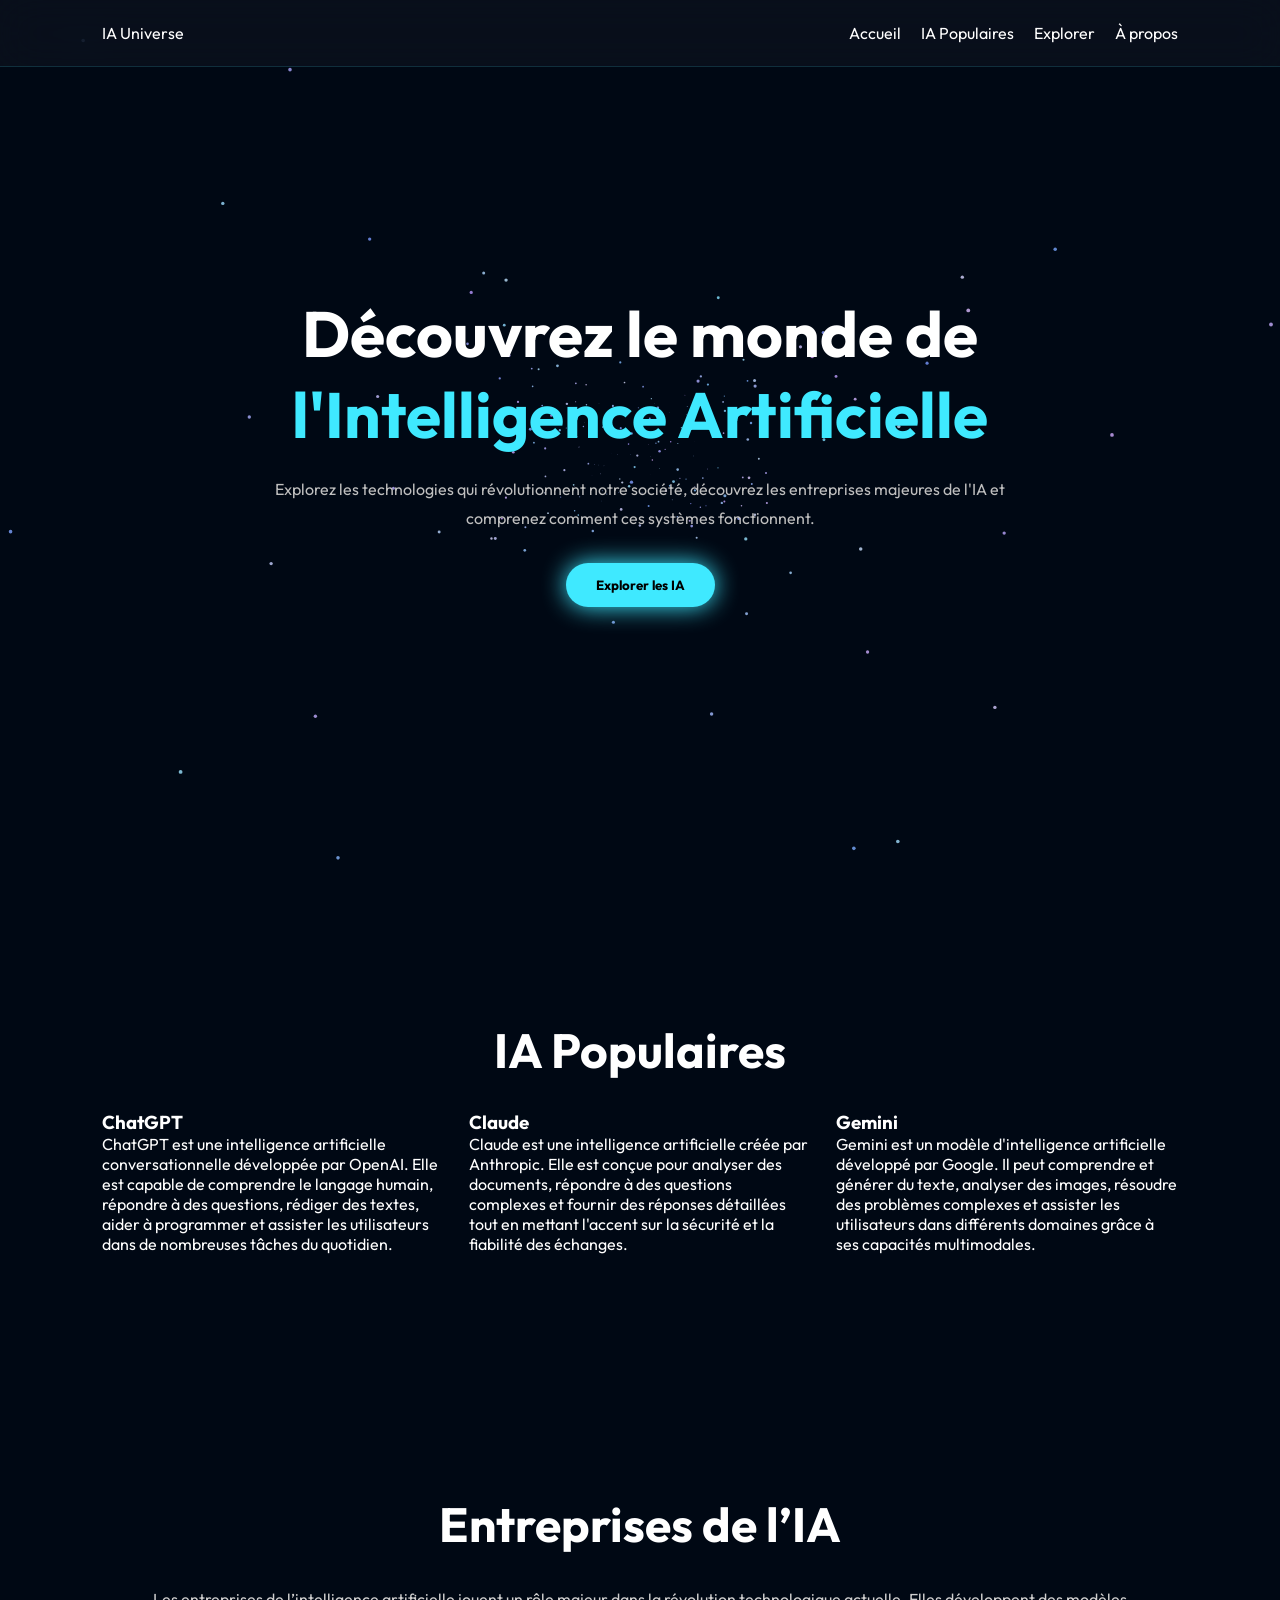
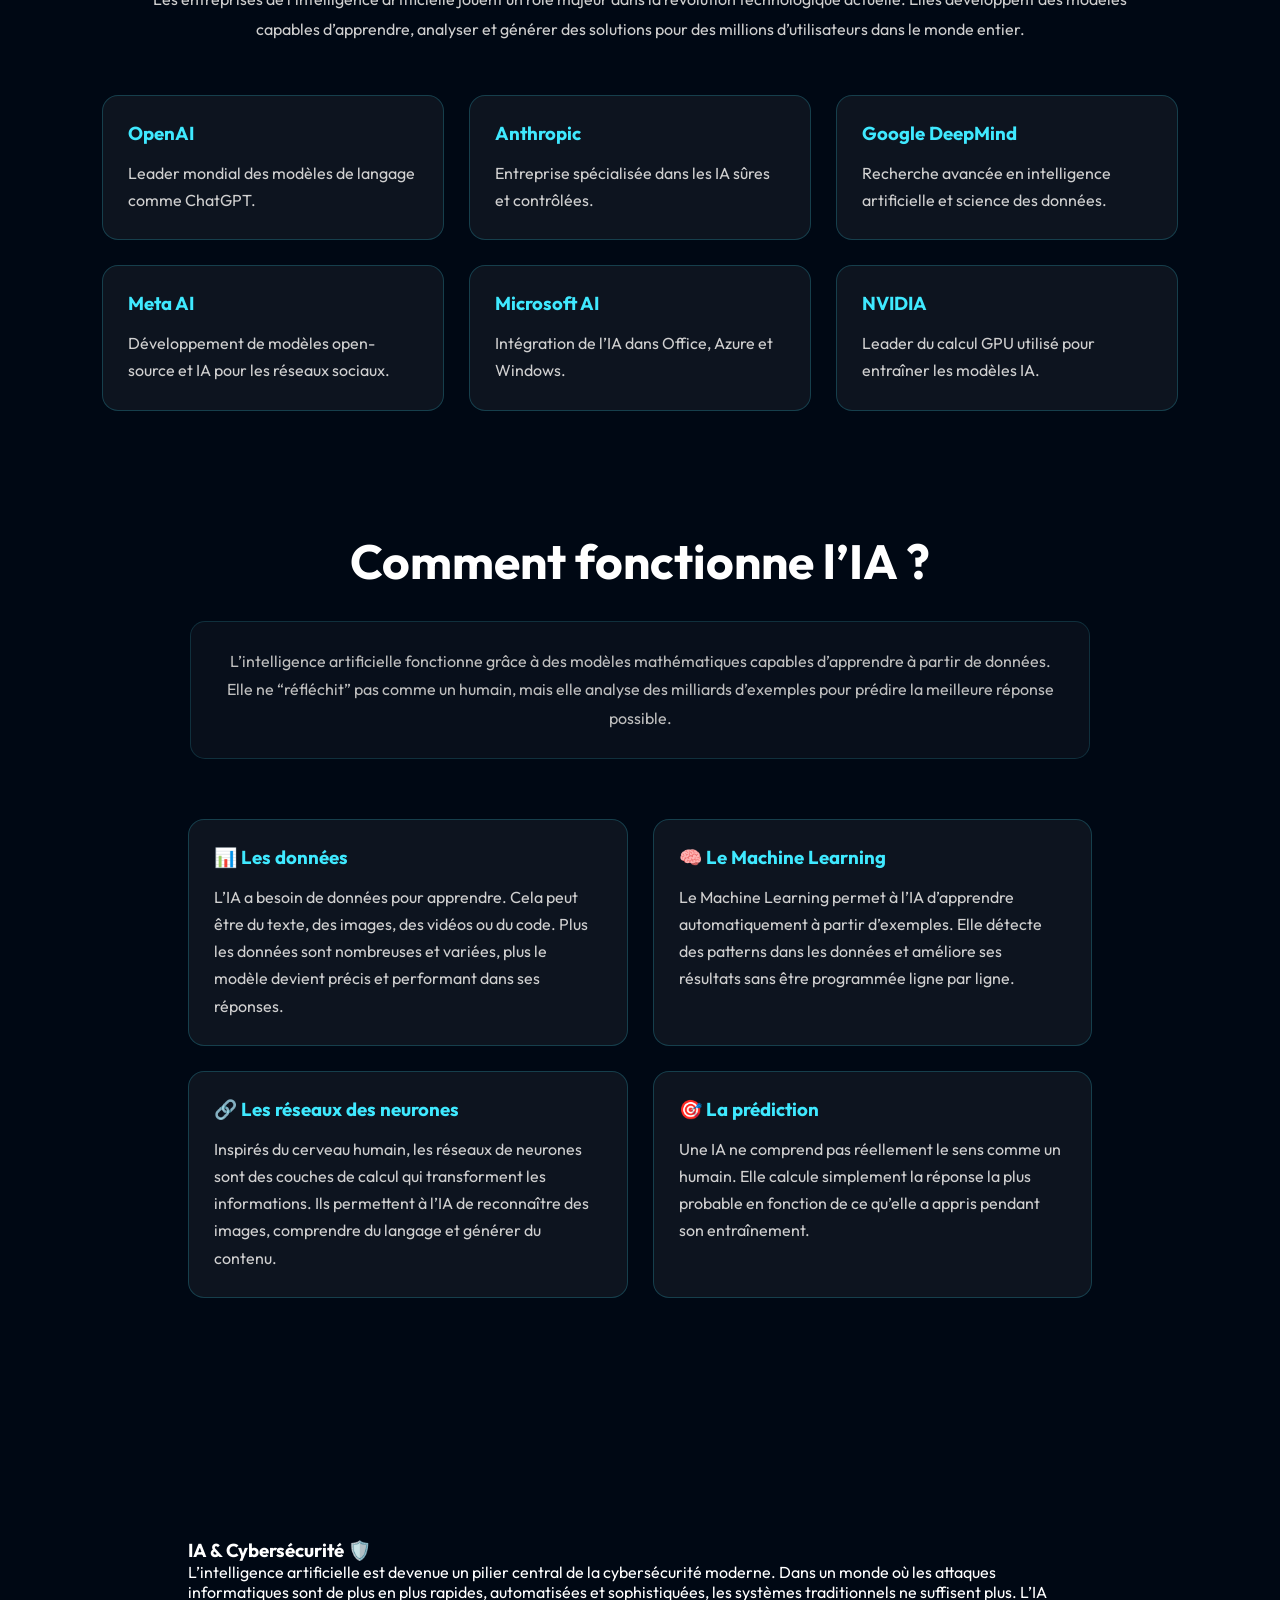
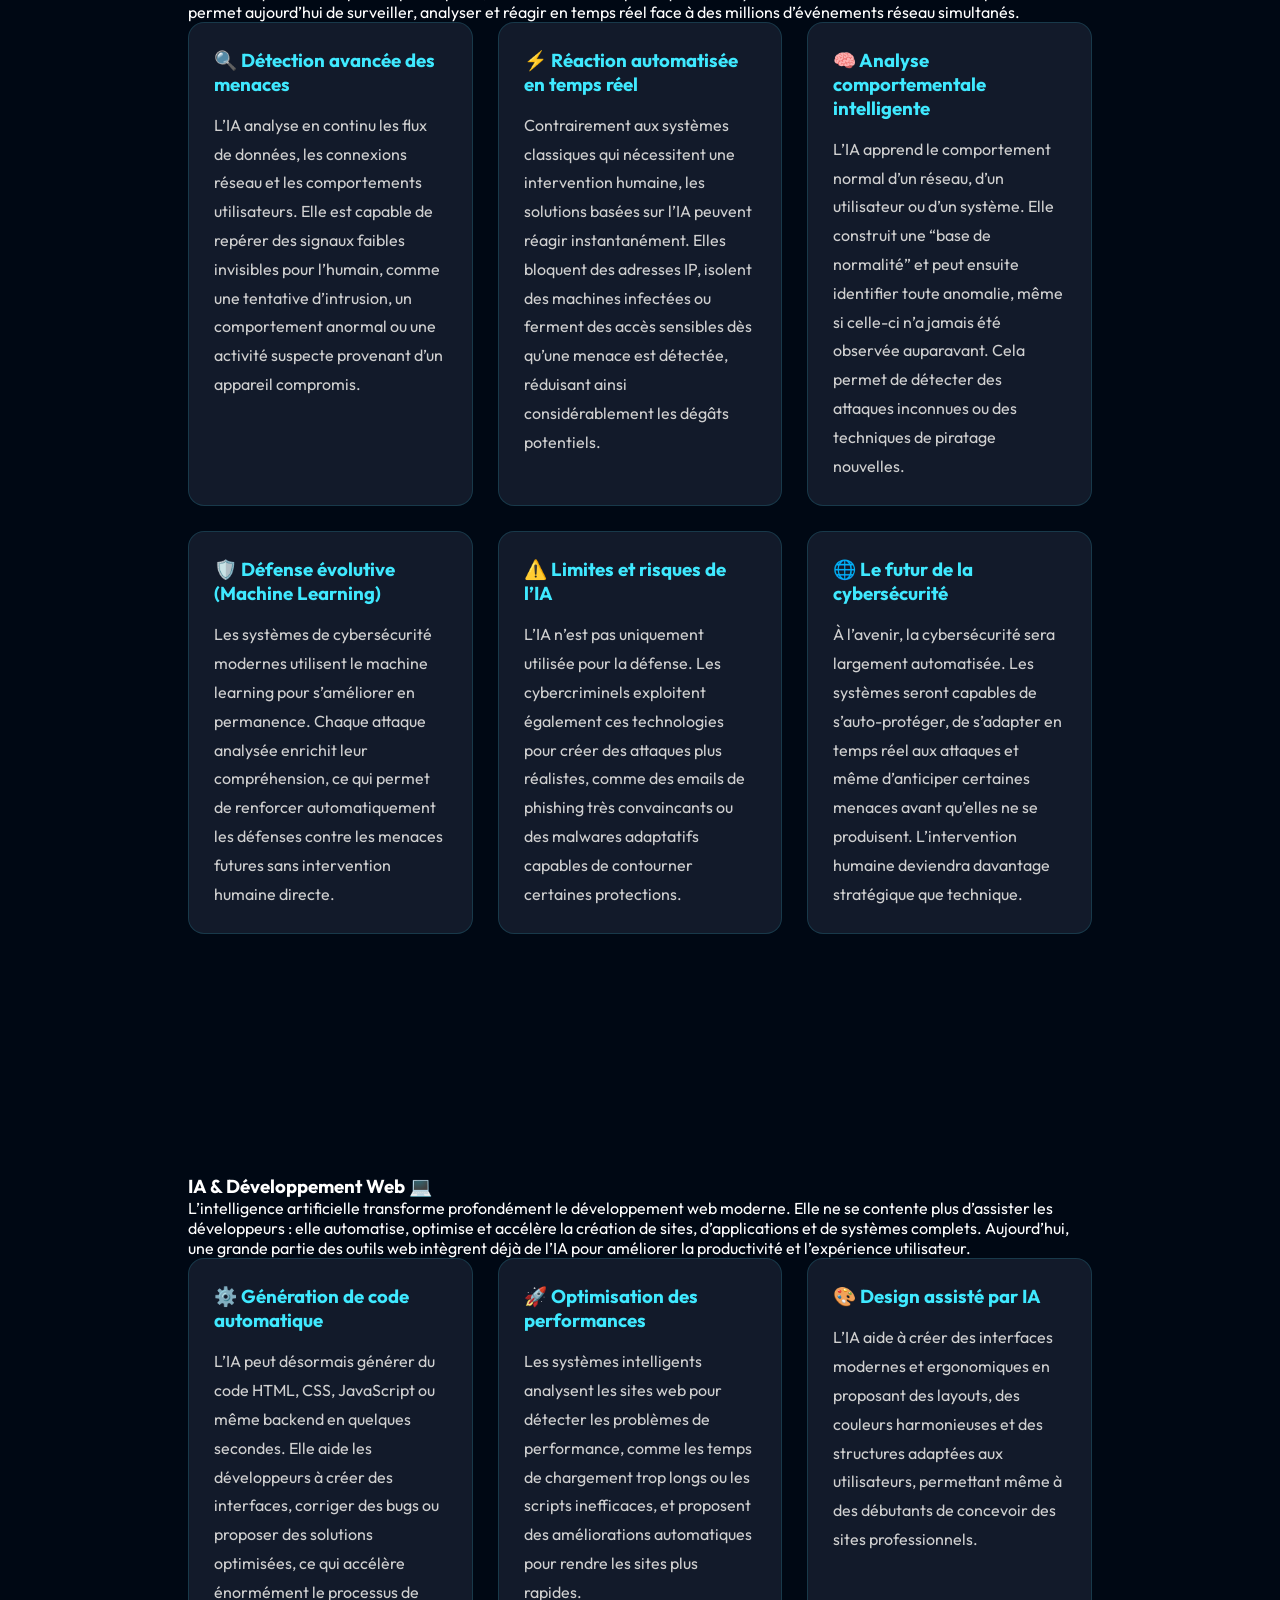
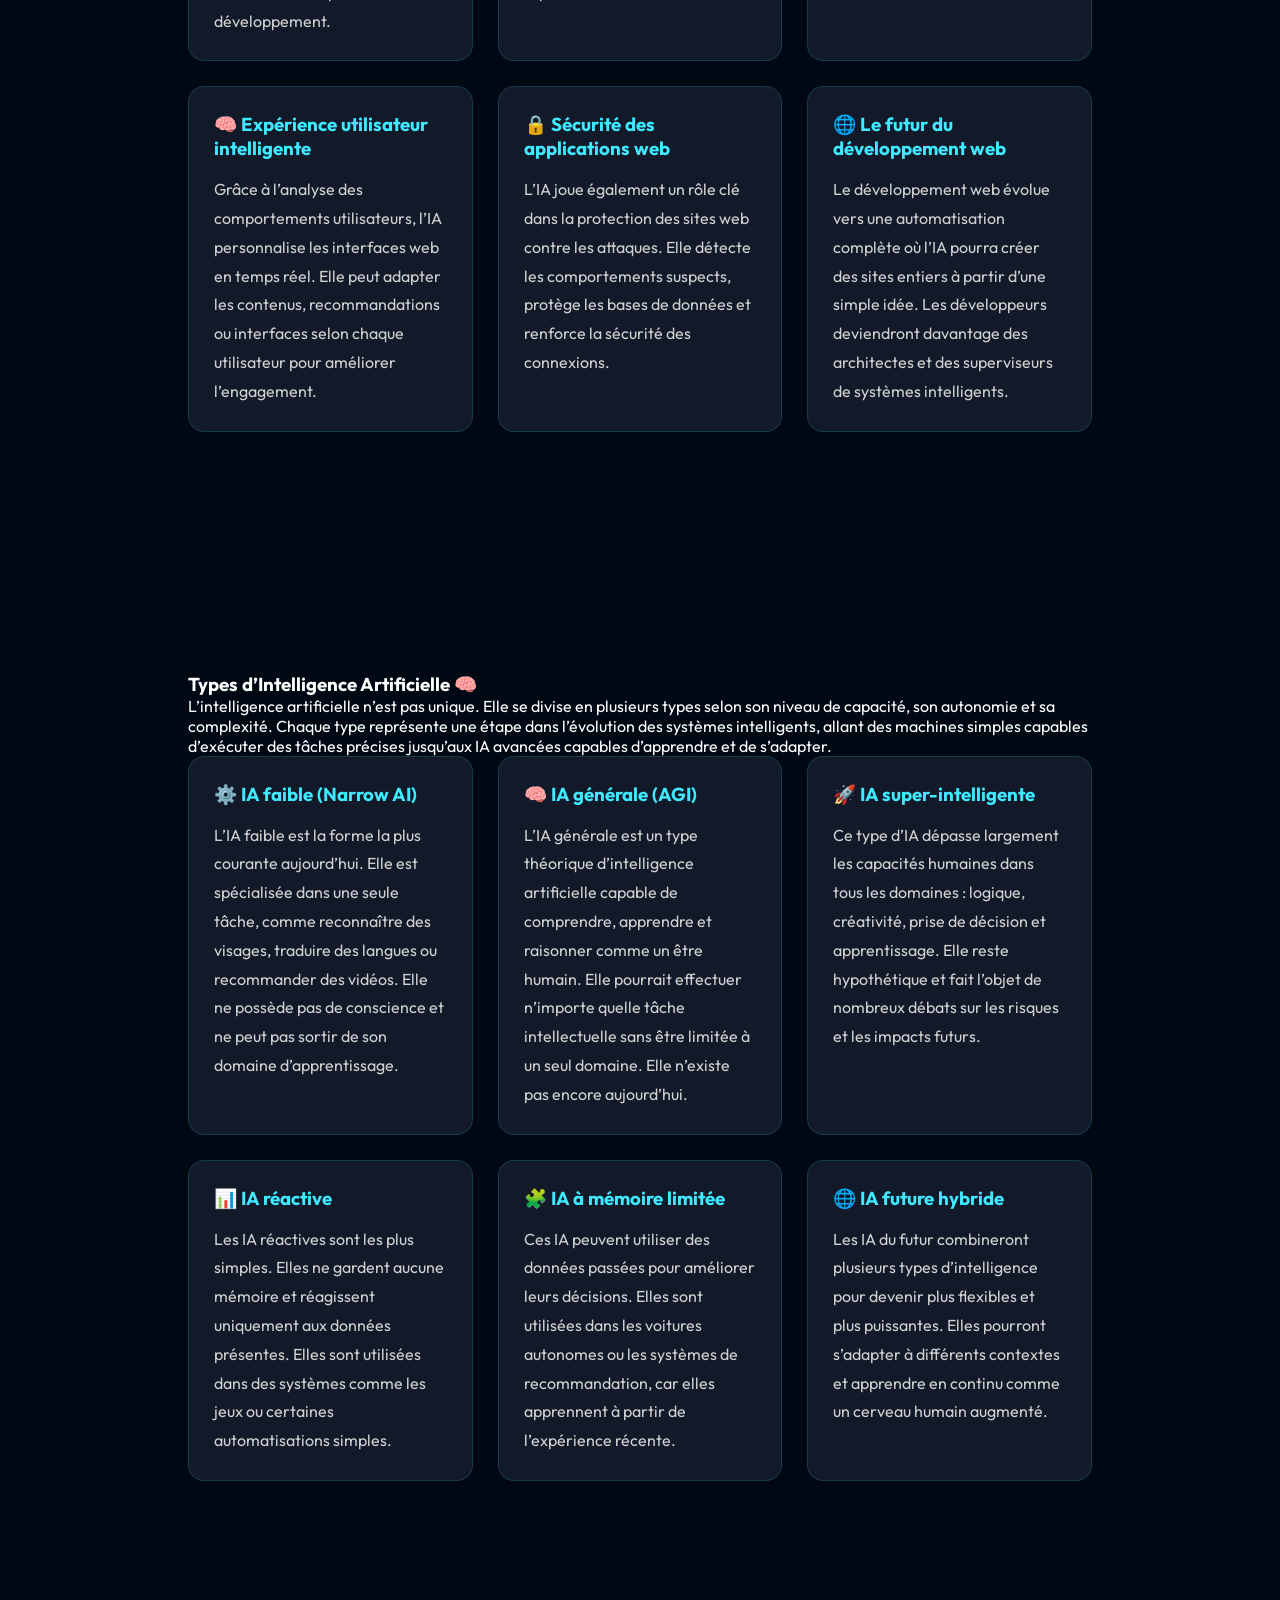
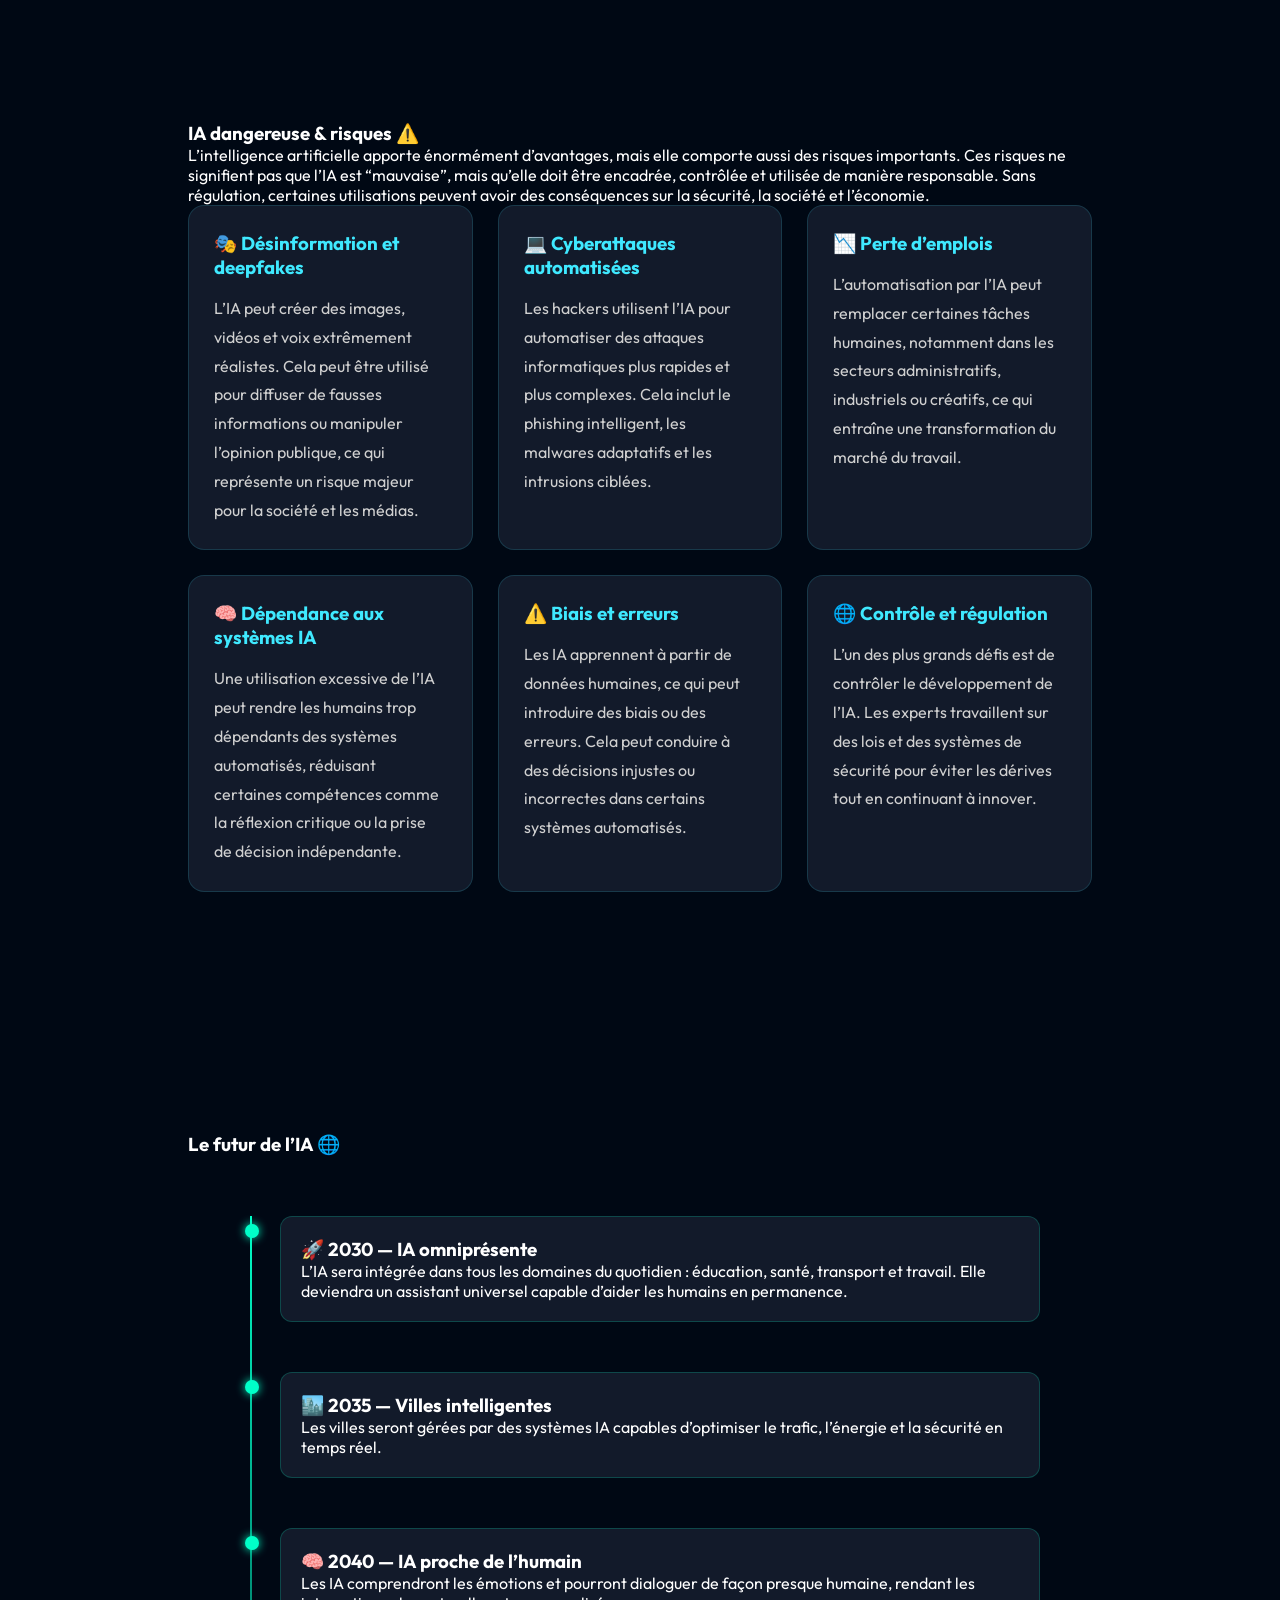
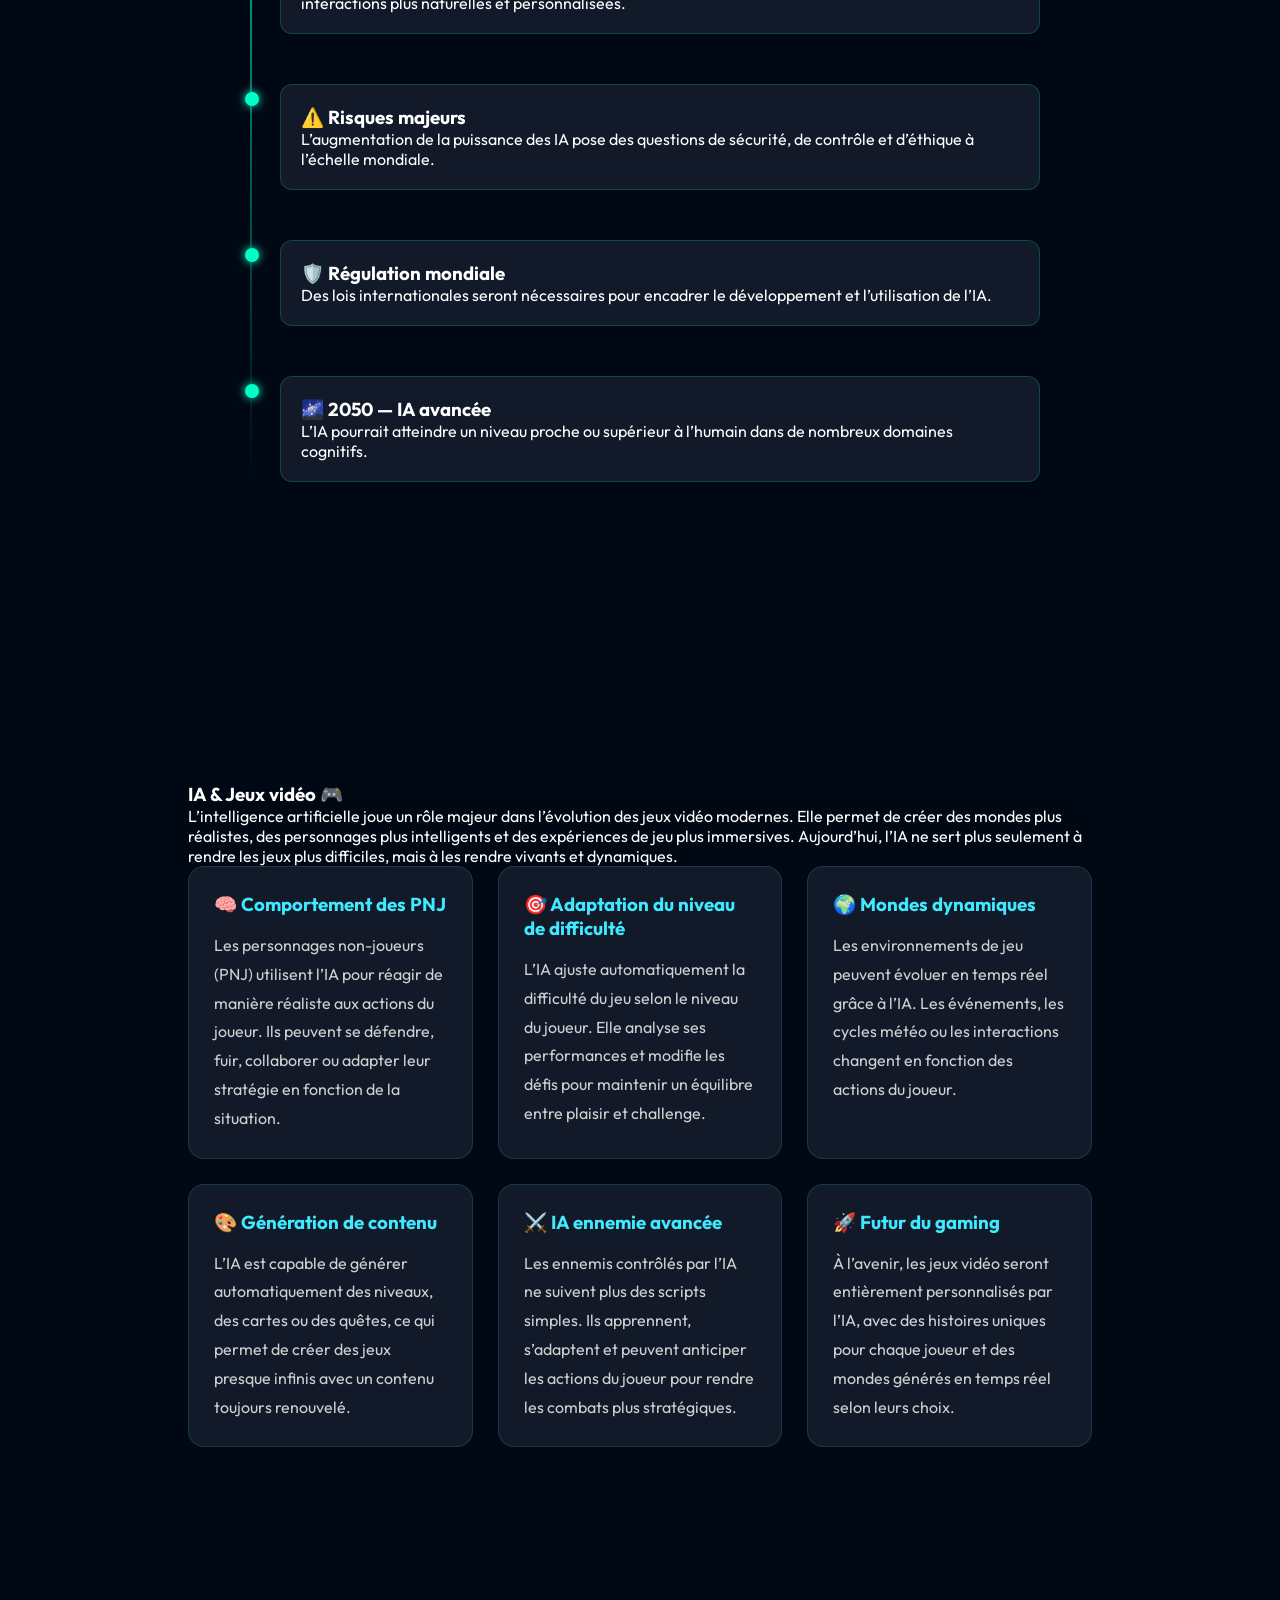
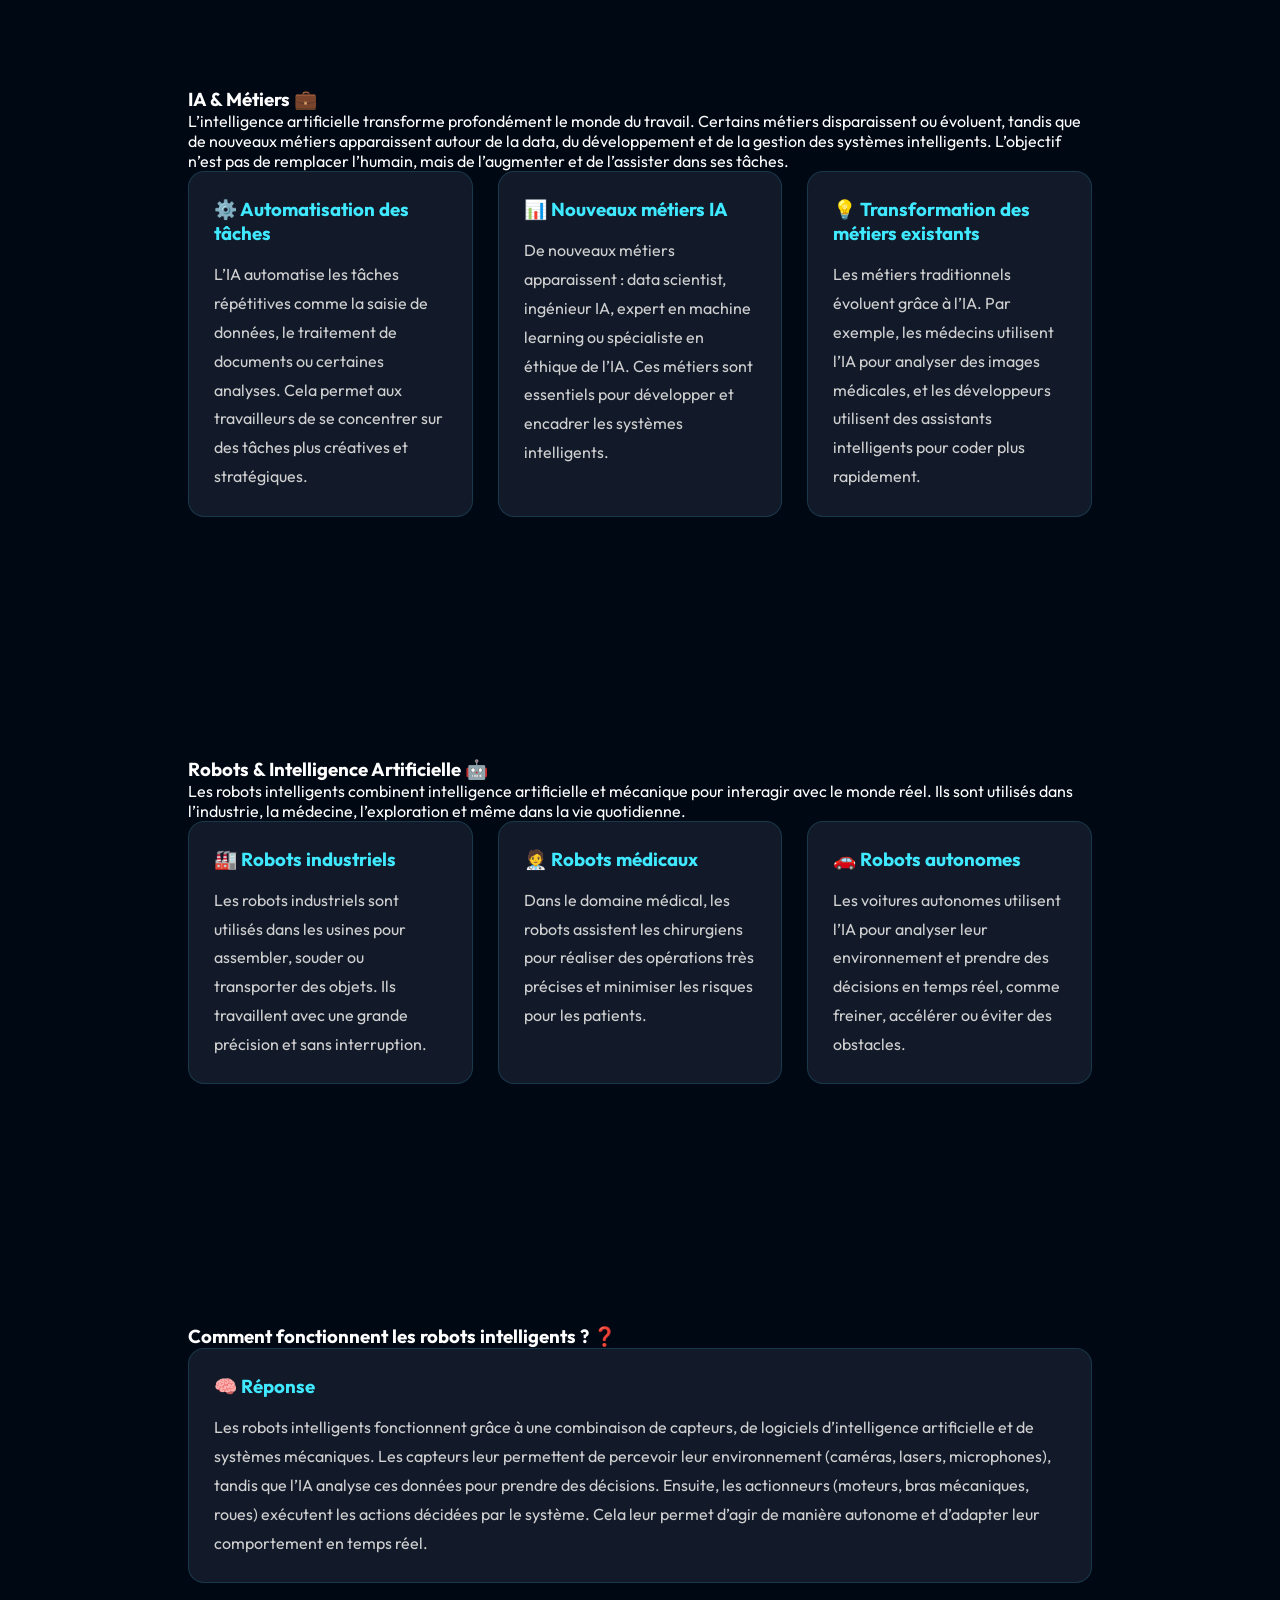
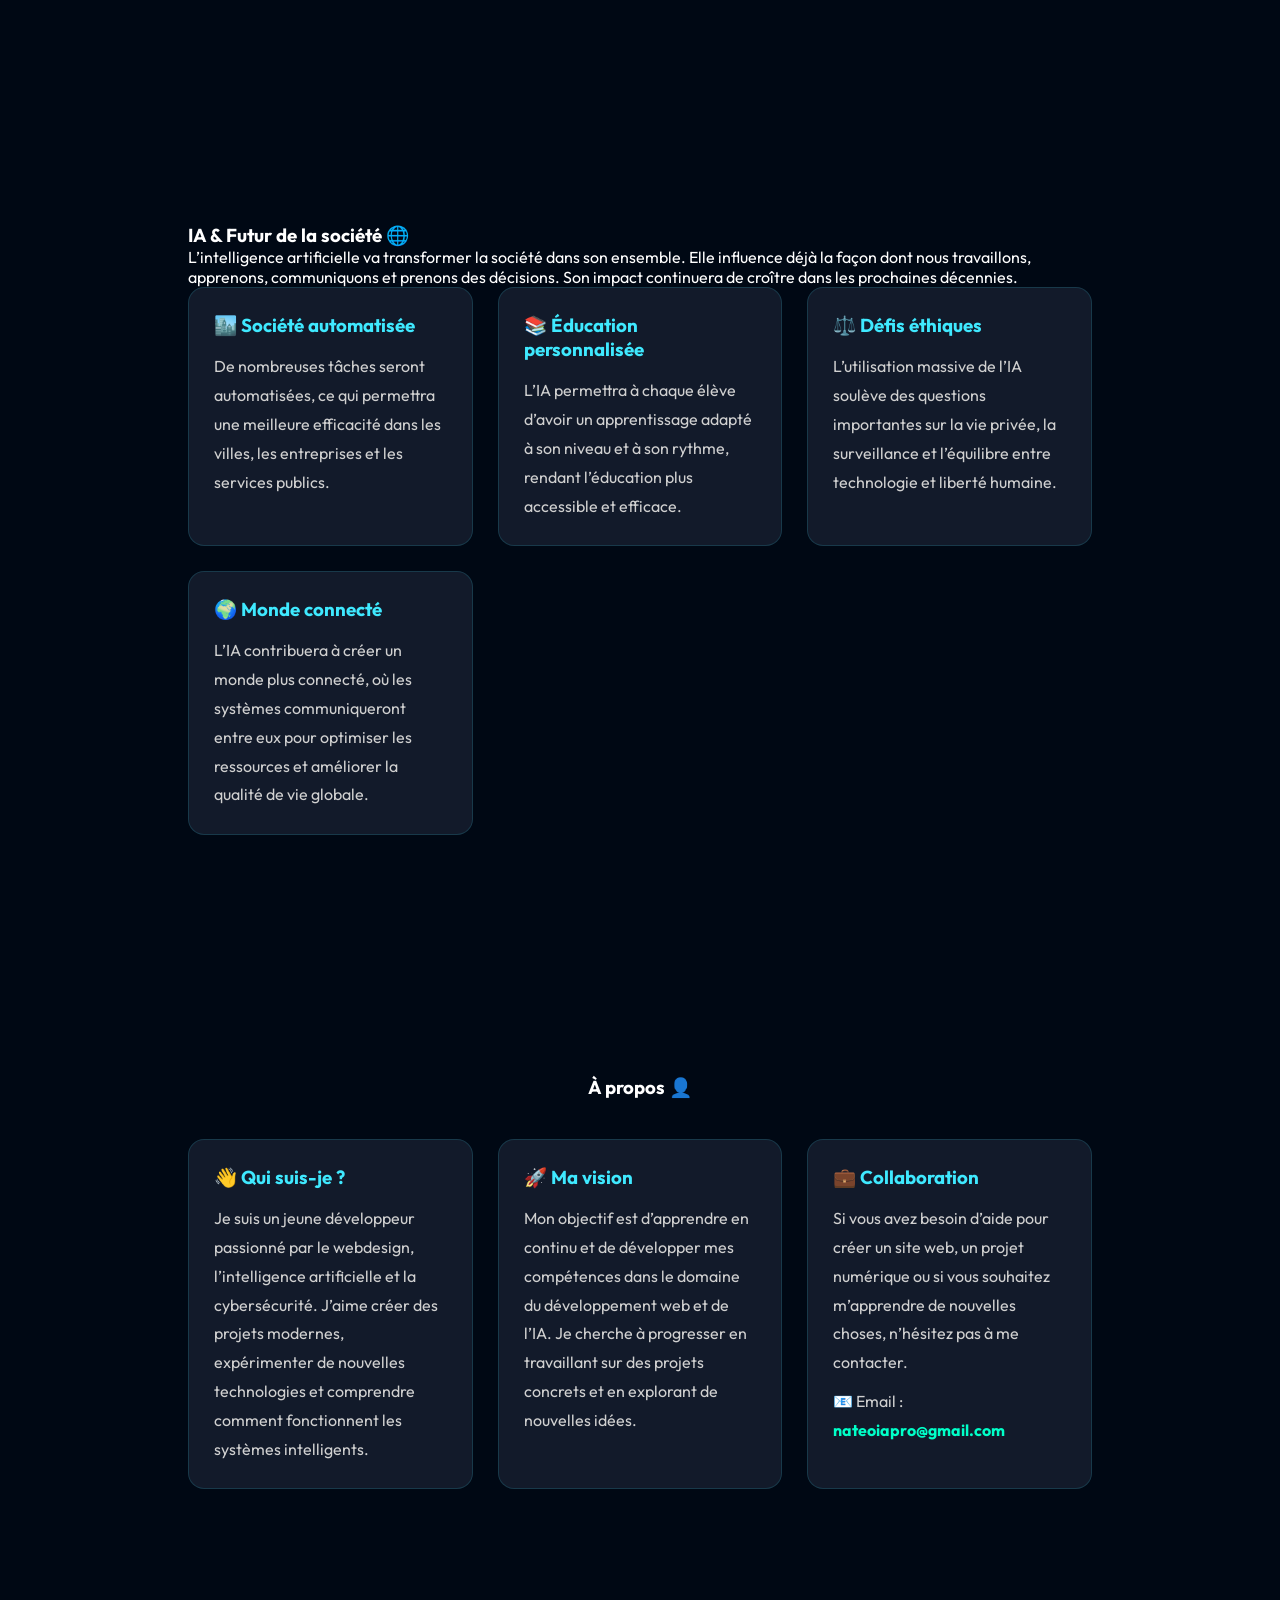
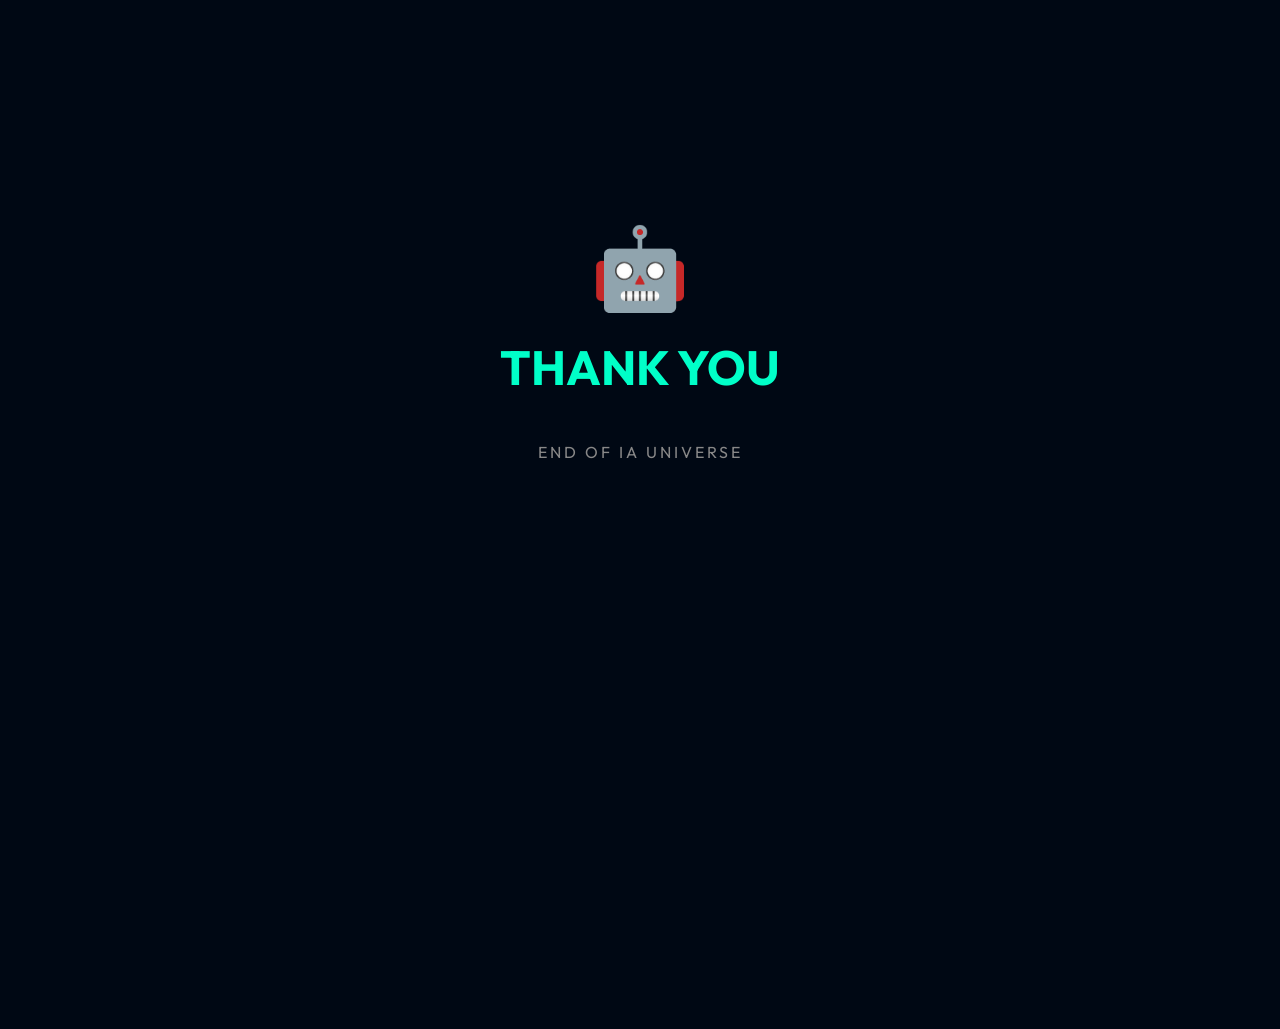
<file: index.html>
<!DOCTYPE html>
<html lang="fr">
<head>
    <meta charset="UTF-8">
    <meta name="viewport" content="width=device-width, initial-scale=1.0">
    <title>IA Universe</title>

    <link href="https://fonts.googleapis.com/css2?family=Outfit:wght@300;400;500;600;700;800&display=swap" rel="stylesheet">
    <link rel="stylesheet" href="style.css">
</head>
<body>

    <!-- Fond étoiles -->
    <canvas id="stars"></canvas>

    <!-- Navbar -->
    <header class="navbar">
        <div class="logo">IA Universe</div>

        <nav>
            <a href="#home">Accueil</a>
            <a href="#popular">IA Populaires</a>
            <a href="#cyber">Explorer</a>
            <a href="#about">À propos</a>
        </nav>
    </header>

    <!-- Accueil -->
    <section class="hero">

        <h1>
            Découvrez le monde de
            <span>l'Intelligence Artificielle</span>
        </h1>

        <p>
            Explorez les technologies qui révolutionnent notre société,
            découvrez les entreprises majeures de l'IA et comprenez
            comment ces systèmes fonctionnent.
        </p>

        <!-- IMPORTANT -->
        <button id="exploreBtn" class="btn-glow">
            Explorer les IA
        </button>

    </section>

    <!-- SECTION CIBLE -->
    <section id="popular">

        <h2>IA Populaires</h2>

        <div class="grid">

            <div class="box">
                <h3>ChatGPT</h3>
                <p>
                    ChatGPT est une intelligence artificielle conversationnelle développée par OpenAI.
        Elle est capable de comprendre le langage humain, répondre à des questions,
        rédiger des textes, aider à programmer et assister les utilisateurs dans de
        nombreuses tâches du quotidien.
                </p>
            </div>

            <div class="box">
                <h3>Claude</h3>
                <p>
                            Claude est une intelligence artificielle créée par Anthropic.
        Elle est conçue pour analyser des documents, répondre à des questions complexes
        et fournir des réponses détaillées tout en mettant l'accent sur la sécurité
        et la fiabilité des échanges.
                </p>
            </div>

            <div class="box">
                <h3>Gemini</h3>
                <p>
                     Gemini est un modèle d'intelligence artificielle développé par Google.
        Il peut comprendre et générer du texte, analyser des images,
        résoudre des problèmes complexes et assister les utilisateurs dans
        différents domaines grâce à ses capacités multimodales.
                </p>
            </div>

        </div>

    </section>

    <script src="script.js"></script>

</body>
</html>

<!-- ENTREPRISES IA -->
<section id="companies">

    <h2>Entreprises de l’IA</h2>

    <p class="section-text">
        Les entreprises de l’intelligence artificielle jouent un rôle majeur dans la révolution technologique actuelle.
        Elles développent des modèles capables d’apprendre, analyser et générer des solutions pour des millions d’utilisateurs dans le monde entier.
    </p>

    <div class="grid">

        <div class="card">
            <h3>OpenAI</h3>
            <p>Leader mondial des modèles de langage comme ChatGPT.</p>
        </div>

        <div class="card">
            <h3>Anthropic</h3>
            <p>Entreprise spécialisée dans les IA sûres et contrôlées.</p>
        </div>

        <div class="card">
            <h3>Google DeepMind</h3>
            <p>Recherche avancée en intelligence artificielle et science des données.</p>
        </div>

        <div class="card">
            <h3>Meta AI</h3>
            <p>Développement de modèles open-source et IA pour les réseaux sociaux.</p>
        </div>

        <div class="card">
            <h3>Microsoft AI</h3>
            <p>Intégration de l’IA dans Office, Azure et Windows.</p>
        </div>

        <div class="card">
            <h3>NVIDIA</h3>
            <p>Leader du calcul GPU utilisé pour entraîner les modèles IA.</p>
        </div>

    </div>



</body>
<section id="how-ai">

    <h2>Comment fonctionne l’IA ?</h2>

    <p class="intro">
        L’intelligence artificielle fonctionne grâce à des modèles mathématiques capables d’apprendre à partir de données.
        Elle ne “réfléchit” pas comme un humain, mais elle analyse des milliards d’exemples pour prédire la meilleure réponse possible.
    </p>

    <div class="grid">

        <div class="card">
            <h3>📊 Les données</h3>
            <p>
                L’IA a besoin de données pour apprendre. Cela peut être du texte, des images, des vidéos ou du code.
                Plus les données sont nombreuses et variées, plus le modèle devient précis et performant dans ses réponses.
            </p>
        </div>

        <div class="card">
            <h3>🧠 Le Machine Learning</h3>
            <p>
                Le Machine Learning permet à l’IA d’apprendre automatiquement à partir d’exemples.
                Elle détecte des patterns dans les données et améliore ses résultats sans être programmée ligne par ligne.
            </p>
        </div>

        <div class="card">
            <h3> 🔗 Les réseaux des neurones</h3>
            <p>
                Inspirés du cerveau humain, les réseaux de neurones sont des couches de calcul qui transforment les informations.
                Ils permettent à l’IA de reconnaître des images, comprendre du langage et générer du contenu.
            </p>
        </div>

        <div class="card">
            <h3>🎯 La prédiction</h3>
            <p>
                Une IA ne comprend pas réellement le sens comme un humain.
                Elle calcule simplement la réponse la plus probable en fonction de ce qu’elle a appris pendant son entraînement.
            </p>
        </div>

    </div>

</section>
<section class="page" id="cyber">

    <h1>IA & Cybersécurité 🛡️</h1>

    <p>
        L’intelligence artificielle est devenue un pilier central de la cybersécurité moderne.
        Dans un monde où les attaques informatiques sont de plus en plus rapides, automatisées et sophistiquées,
        les systèmes traditionnels ne suffisent plus. L’IA permet aujourd’hui de surveiller, analyser et réagir en temps réel
        face à des millions d’événements réseau simultanés.
    </p>

    <div class="cyber-container">

        <div class="cyber-box">
            <h3>🔍 Détection avancée des menaces</h3>
            <p>
                L’IA analyse en continu les flux de données, les connexions réseau et les comportements utilisateurs.
                Elle est capable de repérer des signaux faibles invisibles pour l’humain, comme une tentative d’intrusion,
                un comportement anormal ou une activité suspecte provenant d’un appareil compromis.
            </p>
        </div>

        <div class="cyber-box">
            <h3>⚡ Réaction automatisée en temps réel</h3>
            <p>
                Contrairement aux systèmes classiques qui nécessitent une intervention humaine,
                les solutions basées sur l’IA peuvent réagir instantanément.
                Elles bloquent des adresses IP, isolent des machines infectées ou ferment des accès sensibles
                dès qu’une menace est détectée, réduisant ainsi considérablement les dégâts potentiels.
            </p>
        </div>

        <div class="cyber-box">
            <h3>🧠 Analyse comportementale intelligente</h3>
            <p>
                L’IA apprend le comportement normal d’un réseau, d’un utilisateur ou d’un système.
                Elle construit une “base de normalité” et peut ensuite identifier toute anomalie,
                même si celle-ci n’a jamais été observée auparavant. Cela permet de détecter des attaques inconnues
                ou des techniques de piratage nouvelles.
            </p>
        </div>

        <div class="cyber-box">
            <h3>🛡️ Défense évolutive (Machine Learning)</h3>
            <p>
                Les systèmes de cybersécurité modernes utilisent le machine learning pour s’améliorer en permanence.
                Chaque attaque analysée enrichit leur compréhension, ce qui permet de renforcer automatiquement les défenses
                contre les menaces futures sans intervention humaine directe.
            </p>
        </div>

        <div class="cyber-box">
            <h3>⚠️ Limites et risques de l’IA</h3>
            <p>
                L’IA n’est pas uniquement utilisée pour la défense. Les cybercriminels exploitent également ces technologies
                pour créer des attaques plus réalistes, comme des emails de phishing très convaincants ou des malwares adaptatifs
                capables de contourner certaines protections.
            </p>
        </div>

        <div class="cyber-box">
            <h3>🌐 Le futur de la cybersécurité</h3>
            <p>
                À l’avenir, la cybersécurité sera largement automatisée. Les systèmes seront capables de s’auto-protéger,
                de s’adapter en temps réel aux attaques et même d’anticiper certaines menaces avant qu’elles ne se produisent.
                L’intervention humaine deviendra davantage stratégique que technique.
            </p>
        </div>

    </div>

</section>
<section class="page" id="ai-web">

    <h1>IA & Développement Web 💻</h1>

    <p>
        L’intelligence artificielle transforme profondément le développement web moderne.
        Elle ne se contente plus d’assister les développeurs : elle automatise, optimise et accélère la création de sites,
        d’applications et de systèmes complets. Aujourd’hui, une grande partie des outils web intègrent déjà de l’IA
        pour améliorer la productivité et l’expérience utilisateur.
    </p>

    <div class="cyber-container">

        <div class="cyber-box">
            <h3>⚙️ Génération de code automatique</h3>
            <p>
                L’IA peut désormais générer du code HTML, CSS, JavaScript ou même backend en quelques secondes.
                Elle aide les développeurs à créer des interfaces, corriger des bugs ou proposer des solutions optimisées,
                ce qui accélère énormément le processus de développement.
            </p>
        </div>

        <div class="cyber-box">
            <h3>🚀 Optimisation des performances</h3>
            <p>
                Les systèmes intelligents analysent les sites web pour détecter les problèmes de performance,
                comme les temps de chargement trop longs ou les scripts inefficaces,
                et proposent des améliorations automatiques pour rendre les sites plus rapides.
            </p>
        </div>

        <div class="cyber-box">
            <h3>🎨 Design assisté par IA</h3>
            <p>
                L’IA aide à créer des interfaces modernes et ergonomiques en proposant des layouts,
                des couleurs harmonieuses et des structures adaptées aux utilisateurs,
                permettant même à des débutants de concevoir des sites professionnels.
            </p>
        </div>

        <div class="cyber-box">
            <h3>🧠 Expérience utilisateur intelligente</h3>
            <p>
                Grâce à l’analyse des comportements utilisateurs, l’IA personnalise les interfaces web en temps réel.
                Elle peut adapter les contenus, recommandations ou interfaces selon chaque utilisateur pour améliorer l’engagement.
            </p>
        </div>

        <div class="cyber-box">
            <h3>🔒 Sécurité des applications web</h3>
            <p>
                L’IA joue également un rôle clé dans la protection des sites web contre les attaques.
                Elle détecte les comportements suspects, protège les bases de données et renforce la sécurité des connexions.
            </p>
        </div>

        <div class="cyber-box">
            <h3>🌐 Le futur du développement web</h3>
            <p>
                Le développement web évolue vers une automatisation complète où l’IA pourra créer des sites entiers à partir d’une simple idée.
                Les développeurs deviendront davantage des architectes et des superviseurs de systèmes intelligents.
            </p>
        </div>

    </div>

</section>
<section class="page" id="ai-types">

    <h1>Types d’Intelligence Artificielle 🧠</h1>

    <p>
        L’intelligence artificielle n’est pas unique. Elle se divise en plusieurs types selon son niveau de capacité,
        son autonomie et sa complexité. Chaque type représente une étape dans l’évolution des systèmes intelligents,
        allant des machines simples capables d’exécuter des tâches précises jusqu’aux IA avancées capables d’apprendre et de s’adapter.
    </p>

    <div class="cyber-container">

        <div class="cyber-box">
            <h3>⚙️ IA faible (Narrow AI)</h3>
            <p>
                L’IA faible est la forme la plus courante aujourd’hui. Elle est spécialisée dans une seule tâche,
                comme reconnaître des visages, traduire des langues ou recommander des vidéos.
                Elle ne possède pas de conscience et ne peut pas sortir de son domaine d’apprentissage.
            </p>
        </div>

        <div class="cyber-box">
            <h3>🧠 IA générale (AGI)</h3>
            <p>
                L’IA générale est un type théorique d’intelligence artificielle capable de comprendre, apprendre et raisonner
                comme un être humain. Elle pourrait effectuer n’importe quelle tâche intellectuelle sans être limitée à un seul domaine.
                Elle n’existe pas encore aujourd’hui.
            </p>
        </div>

        <div class="cyber-box">
            <h3>🚀 IA super-intelligente</h3>
            <p>
                Ce type d’IA dépasse largement les capacités humaines dans tous les domaines :
                logique, créativité, prise de décision et apprentissage. Elle reste hypothétique et fait l’objet de nombreux débats
                sur les risques et les impacts futurs.
            </p>
        </div>

        <div class="cyber-box">
            <h3>📊 IA réactive</h3>
            <p>
                Les IA réactives sont les plus simples. Elles ne gardent aucune mémoire et réagissent uniquement aux données présentes.
                Elles sont utilisées dans des systèmes comme les jeux ou certaines automatisations simples.
            </p>
        </div>

        <div class="cyber-box">
            <h3>🧩 IA à mémoire limitée</h3>
            <p>
                Ces IA peuvent utiliser des données passées pour améliorer leurs décisions.
                Elles sont utilisées dans les voitures autonomes ou les systèmes de recommandation,
                car elles apprennent à partir de l’expérience récente.
            </p>
        </div>

        <div class="cyber-box ">
            <h3>🌐 IA future hybride</h3>
            <p>
                Les IA du futur combineront plusieurs types d’intelligence pour devenir plus flexibles et plus puissantes.
                Elles pourront s’adapter à différents contextes et apprendre en continu comme un cerveau humain augmenté.
            </p>
        </div>

    </div>

</section>
<section class="page" id="ai-risks">

    <h1>IA dangereuse & risques ⚠️</h1>

    <p>
        L’intelligence artificielle apporte énormément d’avantages, mais elle comporte aussi des risques importants.
        Ces risques ne signifient pas que l’IA est “mauvaise”, mais qu’elle doit être encadrée, contrôlée et utilisée de manière responsable.
        Sans régulation, certaines utilisations peuvent avoir des conséquences sur la sécurité, la société et l’économie.
    </p>

    <div class="cyber-container">

        <div class="cyber-box">
            <h3>🎭 Désinformation et deepfakes</h3>
            <p>
                L’IA peut créer des images, vidéos et voix extrêmement réalistes.
                Cela peut être utilisé pour diffuser de fausses informations ou manipuler l’opinion publique,
                ce qui représente un risque majeur pour la société et les médias.
            </p>
        </div>

        <div class="cyber-box">
            <h3>💻 Cyberattaques automatisées</h3>
            <p>
                Les hackers utilisent l’IA pour automatiser des attaques informatiques plus rapides et plus complexes.
                Cela inclut le phishing intelligent, les malwares adaptatifs et les intrusions ciblées.
            </p>
        </div>

        <div class="cyber-box">
            <h3>📉 Perte d’emplois</h3>
            <p>
                L’automatisation par l’IA peut remplacer certaines tâches humaines,
                notamment dans les secteurs administratifs, industriels ou créatifs,
                ce qui entraîne une transformation du marché du travail.
            </p>
        </div>

        <div class="cyber-box">
            <h3>🧠 Dépendance aux systèmes IA</h3>
            <p>
                Une utilisation excessive de l’IA peut rendre les humains trop dépendants des systèmes automatisés,
                réduisant certaines compétences comme la réflexion critique ou la prise de décision indépendante.
            </p>
        </div>

        <div class="cyber-box">
            <h3>⚠️ Biais et erreurs</h3>
            <p>
                Les IA apprennent à partir de données humaines, ce qui peut introduire des biais ou des erreurs.
                Cela peut conduire à des décisions injustes ou incorrectes dans certains systèmes automatisés.
            </p>
        </div>

        <div class="cyber-box">
            <h3>🌐 Contrôle et régulation</h3>
            <p>
                L’un des plus grands défis est de contrôler le développement de l’IA.
                Les experts travaillent sur des lois et des systèmes de sécurité pour éviter les dérives
                tout en continuant à innover.
            </p>
        </div>

    </div>

</section>
<section class="page" id="ai-future">

    <h1>Le futur de l’IA 🌐</h1>

    <div class="timeline">

        <div class="timeline-item">
            <div class="dot"></div>
            <div class="content">
                <h3>🚀 2030 — IA omniprésente</h3>
                <p>
                    L’IA sera intégrée dans tous les domaines du quotidien :
                    éducation, santé, transport et travail. Elle deviendra un assistant universel capable d’aider les humains en permanence.
                </p>
            </div>
        </div>

        <div class="timeline-item">
            <div class="dot"></div>
            <div class="content">
                <h3>🏙️ 2035 — Villes intelligentes</h3>
                <p>
                    Les villes seront gérées par des systèmes IA capables d’optimiser le trafic, l’énergie et la sécurité en temps réel.
                </p>
            </div>
        </div>

        <div class="timeline-item">
            <div class="dot"></div>
            <div class="content">
                <h3>🧠 2040 — IA proche de l’humain</h3>
                <p>
                    Les IA comprendront les émotions et pourront dialoguer de façon presque humaine,
                    rendant les interactions plus naturelles et personnalisées.
                </p>
            </div>
        </div>

        <div class="timeline-item">
            <div class="dot"></div>
            <div class="content">
                <h3>⚠️ Risques majeurs</h3>
                <p>
                    L’augmentation de la puissance des IA pose des questions de sécurité,
                    de contrôle et d’éthique à l’échelle mondiale.
                </p>
            </div>
        </div>

        <div class="timeline-item">
            <div class="dot"></div>
            <div class="content">
                <h3>🛡️ Régulation mondiale</h3>
                <p>
                    Des lois internationales seront nécessaires pour encadrer le développement et l’utilisation de l’IA.
                </p>
            </div>
        </div>

        <div class="timeline-item">
            <div class="dot"></div>
            <div class="content">
                <h3>🌌 2050 — IA avancée</h3>
                <p>
                    L’IA pourrait atteindre un niveau proche ou supérieur à l’humain dans de nombreux domaines cognitifs.
                </p>
            </div>
        </div>

    </div>

</section>
<section class="page" id="ai-games">

    <h1>IA & Jeux vidéo 🎮</h1>

    <p>
        L’intelligence artificielle joue un rôle majeur dans l’évolution des jeux vidéo modernes.
        Elle permet de créer des mondes plus réalistes, des personnages plus intelligents et des expériences de jeu plus immersives.
        Aujourd’hui, l’IA ne sert plus seulement à rendre les jeux plus difficiles, mais à les rendre vivants et dynamiques.
    </p>

    <div class="cyber-container">

        <div class="cyber-box">
            <h3>🧠 Comportement des PNJ</h3>
            <p>
                Les personnages non-joueurs (PNJ) utilisent l’IA pour réagir de manière réaliste aux actions du joueur.
                Ils peuvent se défendre, fuir, collaborer ou adapter leur stratégie en fonction de la situation.
            </p>
        </div>

        <div class="cyber-box">
            <h3>🎯 Adaptation du niveau de difficulté</h3>
            <p>
                L’IA ajuste automatiquement la difficulté du jeu selon le niveau du joueur.
                Elle analyse ses performances et modifie les défis pour maintenir un équilibre entre plaisir et challenge.
            </p>
        </div>

        <div class="cyber-box">
            <h3>🌍 Mondes dynamiques</h3>
            <p>
                Les environnements de jeu peuvent évoluer en temps réel grâce à l’IA.
                Les événements, les cycles météo ou les interactions changent en fonction des actions du joueur.
            </p>
        </div>

        <div class="cyber-box">
            <h3>🎨 Génération de contenu</h3>
            <p>
                L’IA est capable de générer automatiquement des niveaux, des cartes ou des quêtes,
                ce qui permet de créer des jeux presque infinis avec un contenu toujours renouvelé.
            </p>
        </div>

        <div class="cyber-box">
            <h3>⚔️ IA ennemie avancée</h3>
            <p>
                Les ennemis contrôlés par l’IA ne suivent plus des scripts simples.
                Ils apprennent, s’adaptent et peuvent anticiper les actions du joueur pour rendre les combats plus stratégiques.
            </p>
        </div>

        <div class="cyber-box">
            <h3>🚀 Futur du gaming</h3>
            <p>
                À l’avenir, les jeux vidéo seront entièrement personnalisés par l’IA,
                avec des histoires uniques pour chaque joueur et des mondes générés en temps réel selon leurs choix.
            </p>
        </div>

    </div>

</section>
<section class="page" id="ai-jobs">

    <h1>IA & Métiers 💼</h1>

    <p>
        L’intelligence artificielle transforme profondément le monde du travail.
        Certains métiers disparaissent ou évoluent, tandis que de nouveaux métiers apparaissent autour de la data, du développement et de la gestion des systèmes intelligents.
        L’objectif n’est pas de remplacer l’humain, mais de l’augmenter et de l’assister dans ses tâches.
    </p>

    <div class="cyber-container">

        <div class="cyber-box">
            <h3>⚙️ Automatisation des tâches</h3>
            <p>
                L’IA automatise les tâches répétitives comme la saisie de données, le traitement de documents ou certaines analyses.
                Cela permet aux travailleurs de se concentrer sur des tâches plus créatives et stratégiques.
            </p>
        </div>

        <div class="cyber-box">
            <h3>📊 Nouveaux métiers IA</h3>
            <p>
                De nouveaux métiers apparaissent : data scientist, ingénieur IA, expert en machine learning ou spécialiste en éthique de l’IA.
                Ces métiers sont essentiels pour développer et encadrer les systèmes intelligents.
            </p>
        </div>

        <div class="cyber-box">
            <h3>💡 Transformation des métiers existants</h3>
            <p>
                Les métiers traditionnels évoluent grâce à l’IA.
                Par exemple, les médecins utilisent l’IA pour analyser des images médicales,
                et les développeurs utilisent des assistants intelligents pour coder plus rapidement.
            </p>
        </div>

    </div>

</section>
<section class="page" id="ai-robots">

    <h1>Robots & Intelligence Artificielle 🤖</h1>

    <p>
        Les robots intelligents combinent intelligence artificielle et mécanique pour interagir avec le monde réel.
        Ils sont utilisés dans l’industrie, la médecine, l’exploration et même dans la vie quotidienne.
    </p>

    <div class="cyber-container">

        <div class="cyber-box">
            <h3>🏭 Robots industriels</h3>
            <p>
                Les robots industriels sont utilisés dans les usines pour assembler, souder ou transporter des objets.
                Ils travaillent avec une grande précision et sans interruption.
            </p>
        </div>

        <div class="cyber-box">
            <h3>🧑‍⚕️ Robots médicaux</h3>
            <p>
                Dans le domaine médical, les robots assistent les chirurgiens pour réaliser des opérations très précises
                et minimiser les risques pour les patients.
            </p>
        </div>

        <div class="cyber-box">
            <h3>🚗 Robots autonomes</h3>
            <p>
                Les voitures autonomes utilisent l’IA pour analyser leur environnement et prendre des décisions en temps réel,
                comme freiner, accélérer ou éviter des obstacles.
            </p>
        </div>

    </div>

</section>
<section class="page" id="robot-question">

    <h1>Comment fonctionnent les robots intelligents ? ❓</h1>

    <div class="cyber-container">

        <div class="cyber-box">
            <h3>🧠 Réponse</h3>
            <p>
                Les robots intelligents fonctionnent grâce à une combinaison de capteurs, de logiciels d’intelligence artificielle et de systèmes mécaniques.
                Les capteurs leur permettent de percevoir leur environnement (caméras, lasers, microphones),
                tandis que l’IA analyse ces données pour prendre des décisions.
                Ensuite, les actionneurs (moteurs, bras mécaniques, roues) exécutent les actions décidées par le système.
                Cela leur permet d’agir de manière autonome et d’adapter leur comportement en temps réel.
            </p>
        </div>

    </div>

</section>
<section class="page" id="ai-society">

    <h1>IA & Futur de la société 🌐</h1>

    <p>
        L’intelligence artificielle va transformer la société dans son ensemble.
        Elle influence déjà la façon dont nous travaillons, apprenons, communiquons et prenons des décisions.
        Son impact continuera de croître dans les prochaines décennies.
    </p>

    <div class="cyber-container">

        <div class="cyber-box">
            <h3>🏙️ Société automatisée</h3>
            <p>
                De nombreuses tâches seront automatisées, ce qui permettra une meilleure efficacité dans les villes,
                les entreprises et les services publics.
            </p>
        </div>

        <div class="cyber-box">
            <h3>📚 Éducation personnalisée</h3>
            <p>
                L’IA permettra à chaque élève d’avoir un apprentissage adapté à son niveau et à son rythme,
                rendant l’éducation plus accessible et efficace.
            </p>
        </div>

        <div class="cyber-box">
            <h3>⚖️ Défis éthiques</h3>
            <p>
                L’utilisation massive de l’IA soulève des questions importantes sur la vie privée,
                la surveillance et l’équilibre entre technologie et liberté humaine.
            </p>
        </div>

        <div class="cyber-box">
            <h3>🌍 Monde connecté</h3>
            <p>
                L’IA contribuera à créer un monde plus connecté, où les systèmes communiqueront entre eux
                pour optimiser les ressources et améliorer la qualité de vie globale.
            </p>
        </div>

    </div>

</section>
<section class="page" id="about">

    <h1>À propos 👤</h1>

    <div class="cyber-container">

        <div class="cyber-box">

            <h3>👋 Qui suis-je ?</h3>

            <p>
                Je suis un jeune développeur passionné par le webdesign, l’intelligence artificielle et la cybersécurité.
                J’aime créer des projets modernes, expérimenter de nouvelles technologies et comprendre comment fonctionnent les systèmes intelligents.
            </p>

        </div>

        <div class="cyber-box">

            <h3>🚀 Ma vision</h3>

            <p>
                Mon objectif est d’apprendre en continu et de développer mes compétences dans le domaine du développement web et de l’IA.
                Je cherche à progresser en travaillant sur des projets concrets et en explorant de nouvelles idées.
            </p>

        </div>

        <div class="cyber-box">

            <h3>💼 Collaboration</h3>

            <p>
                Si vous avez besoin d’aide pour créer un site web, un projet numérique ou si vous souhaitez m’apprendre de nouvelles choses,
                n’hésitez pas à me contacter.
            </p>

            <p style="margin-top:10px;">
                📧 Email : <strong>nateoiapro@gmail.com</strong>
            </p>

        </div>

    </div>
    <section id="end-universe" class="end-section">

    <div class="robot-end">🤖</div>

    <h2 class="thank-you">THANK YOU</h2>

    <p class="end-text">END OF IA UNIVERSE</p>

</section>
</section>
</html>
</file>
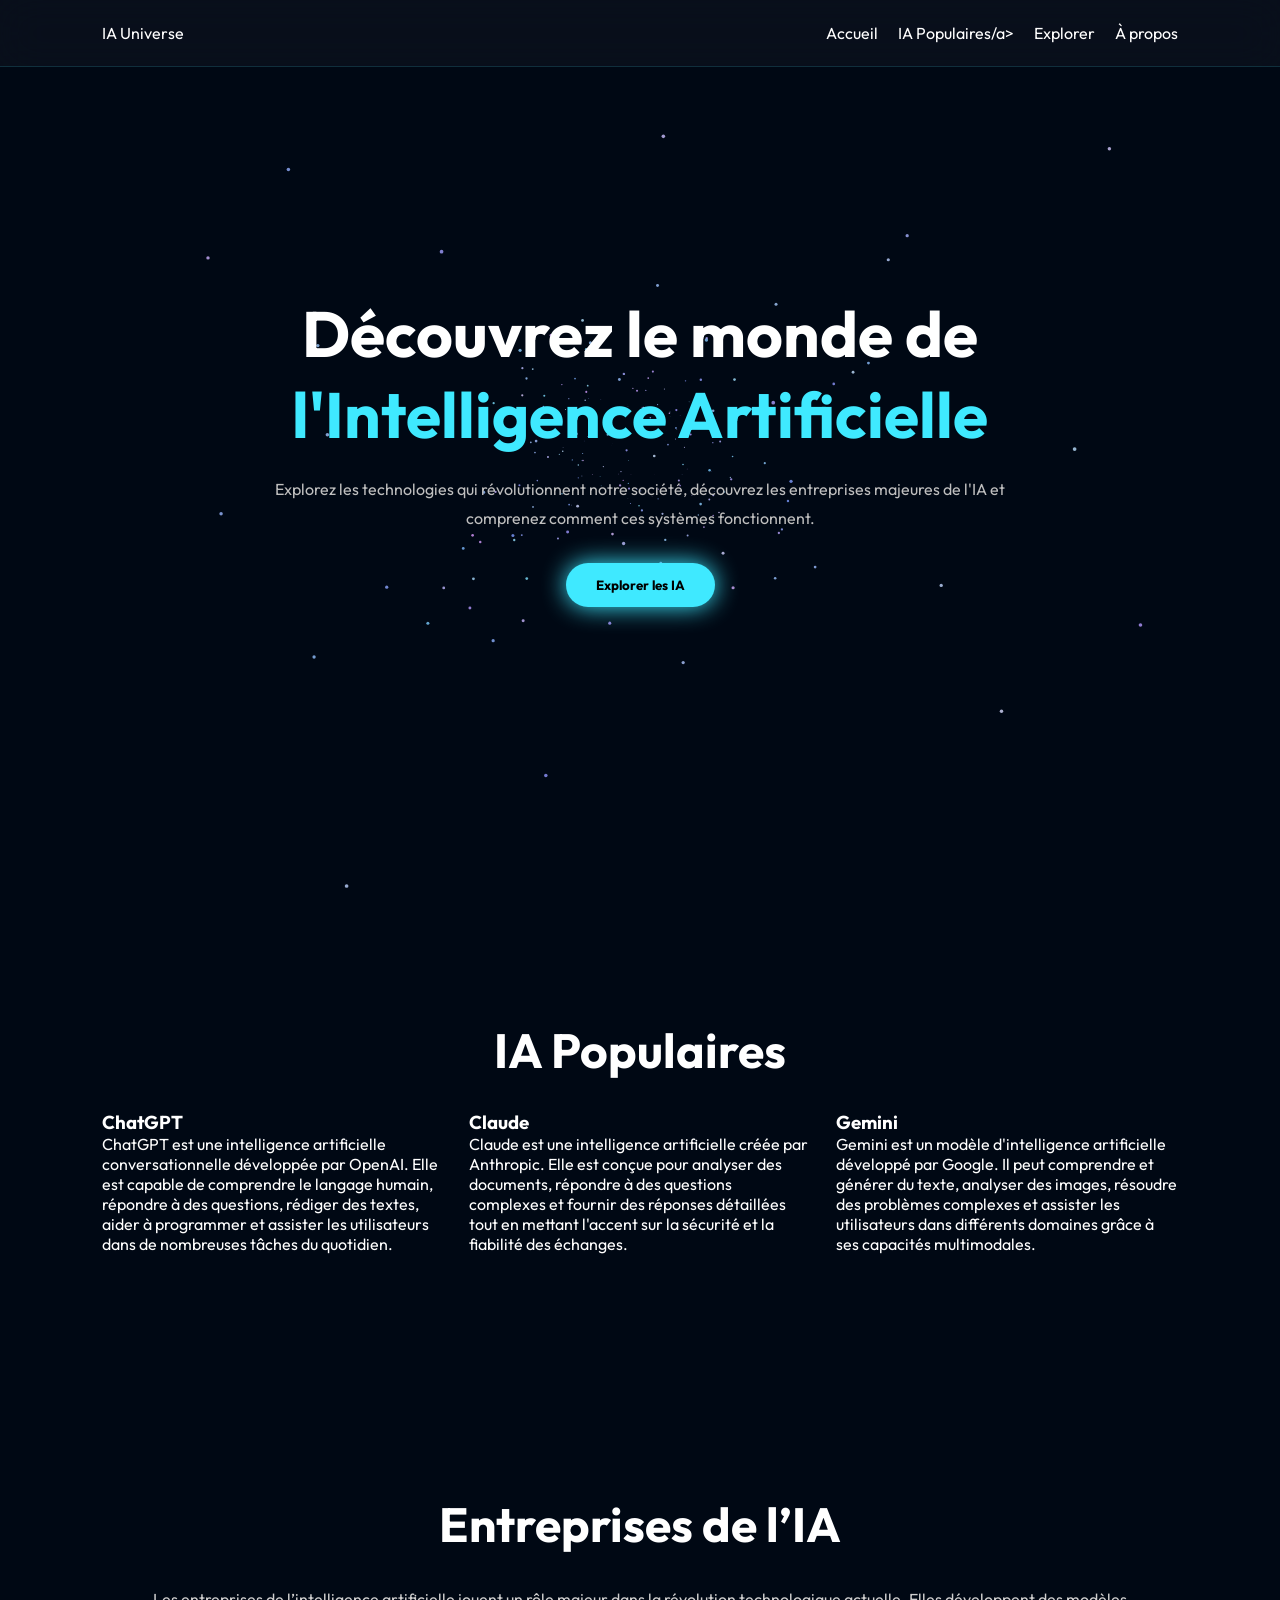
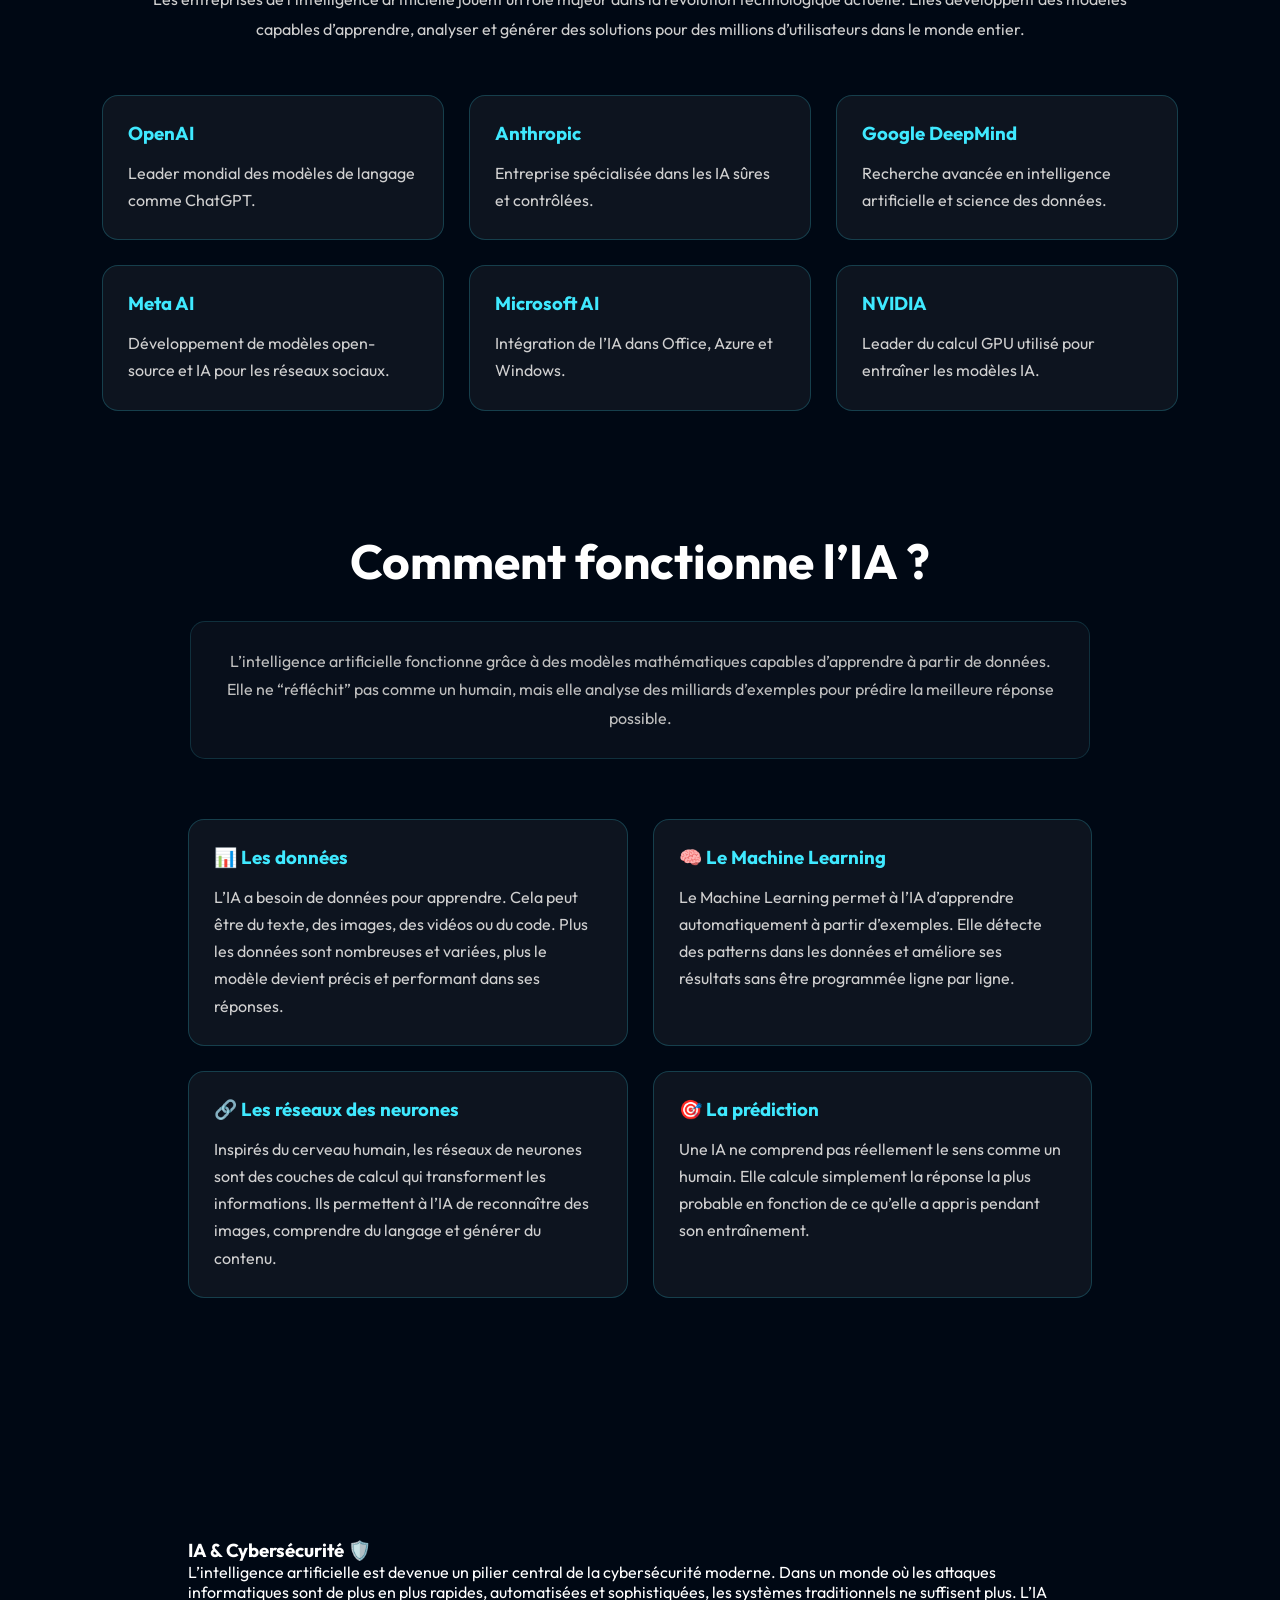
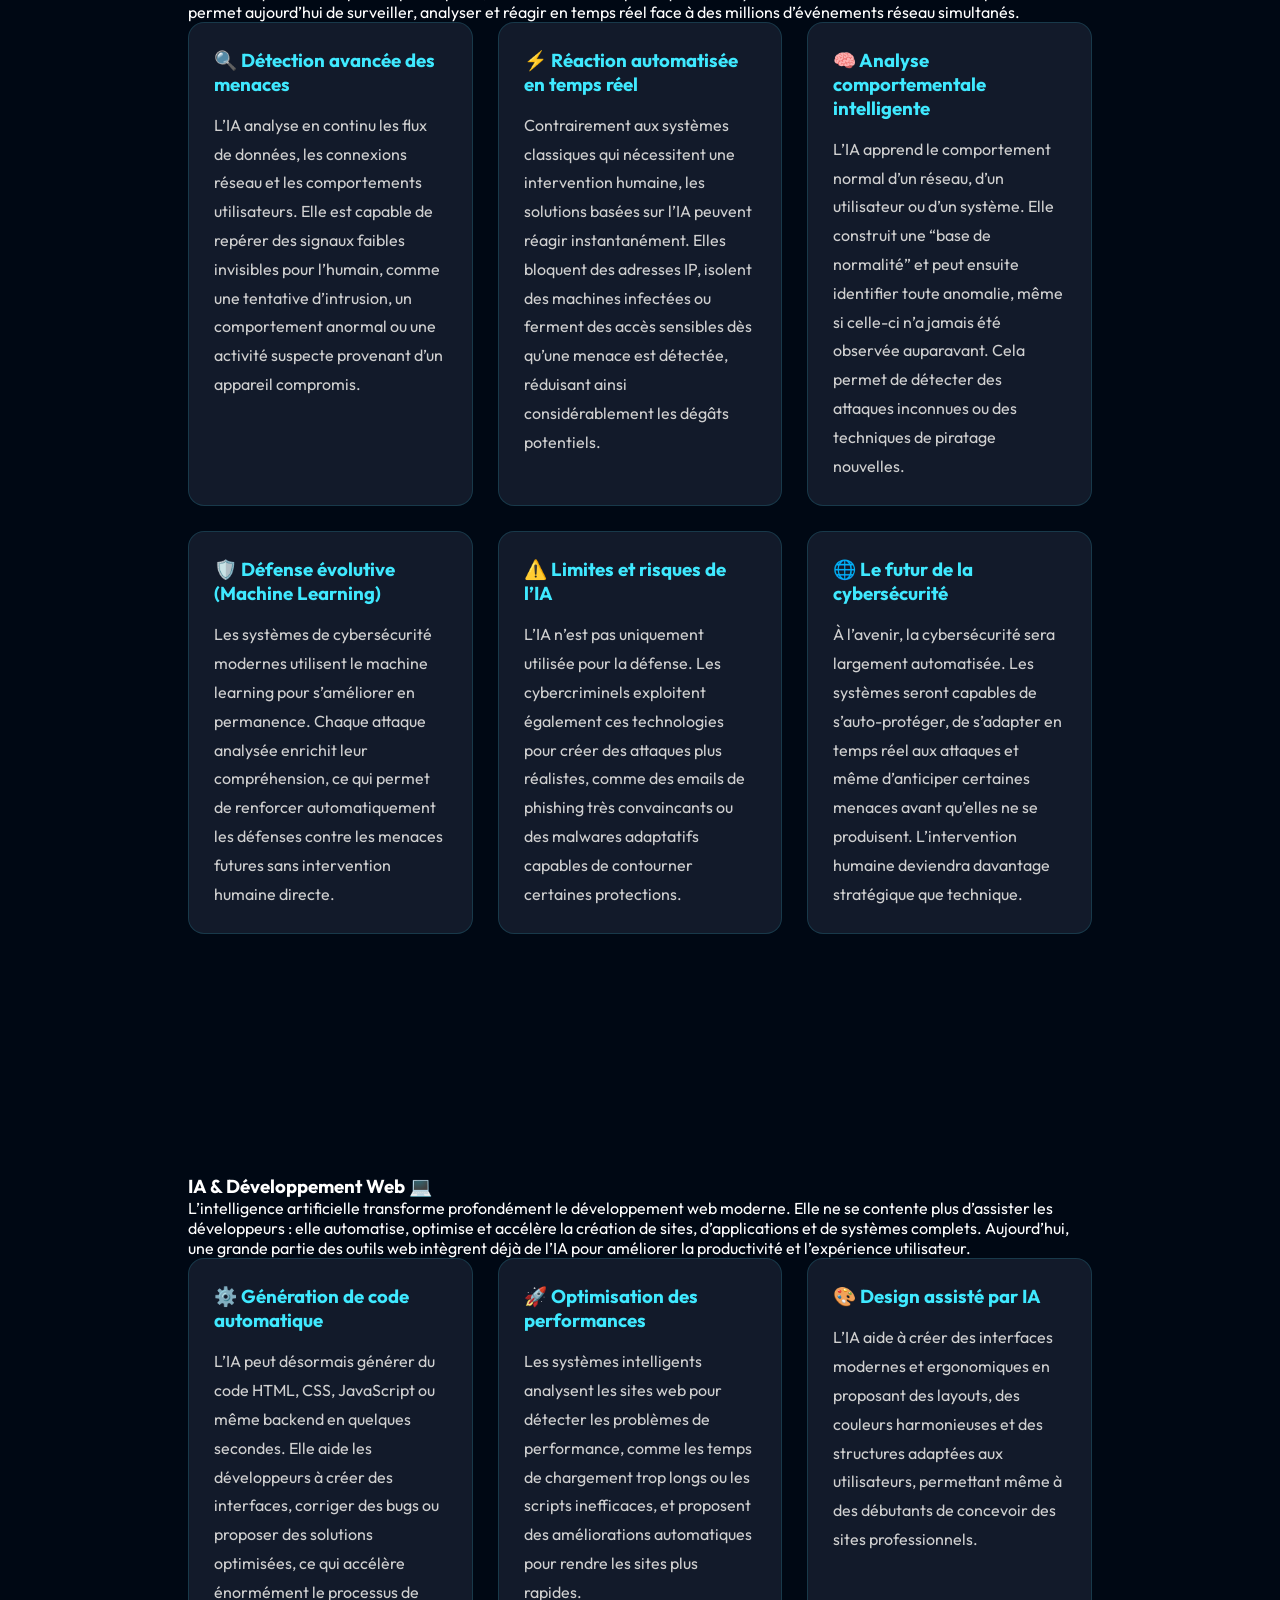
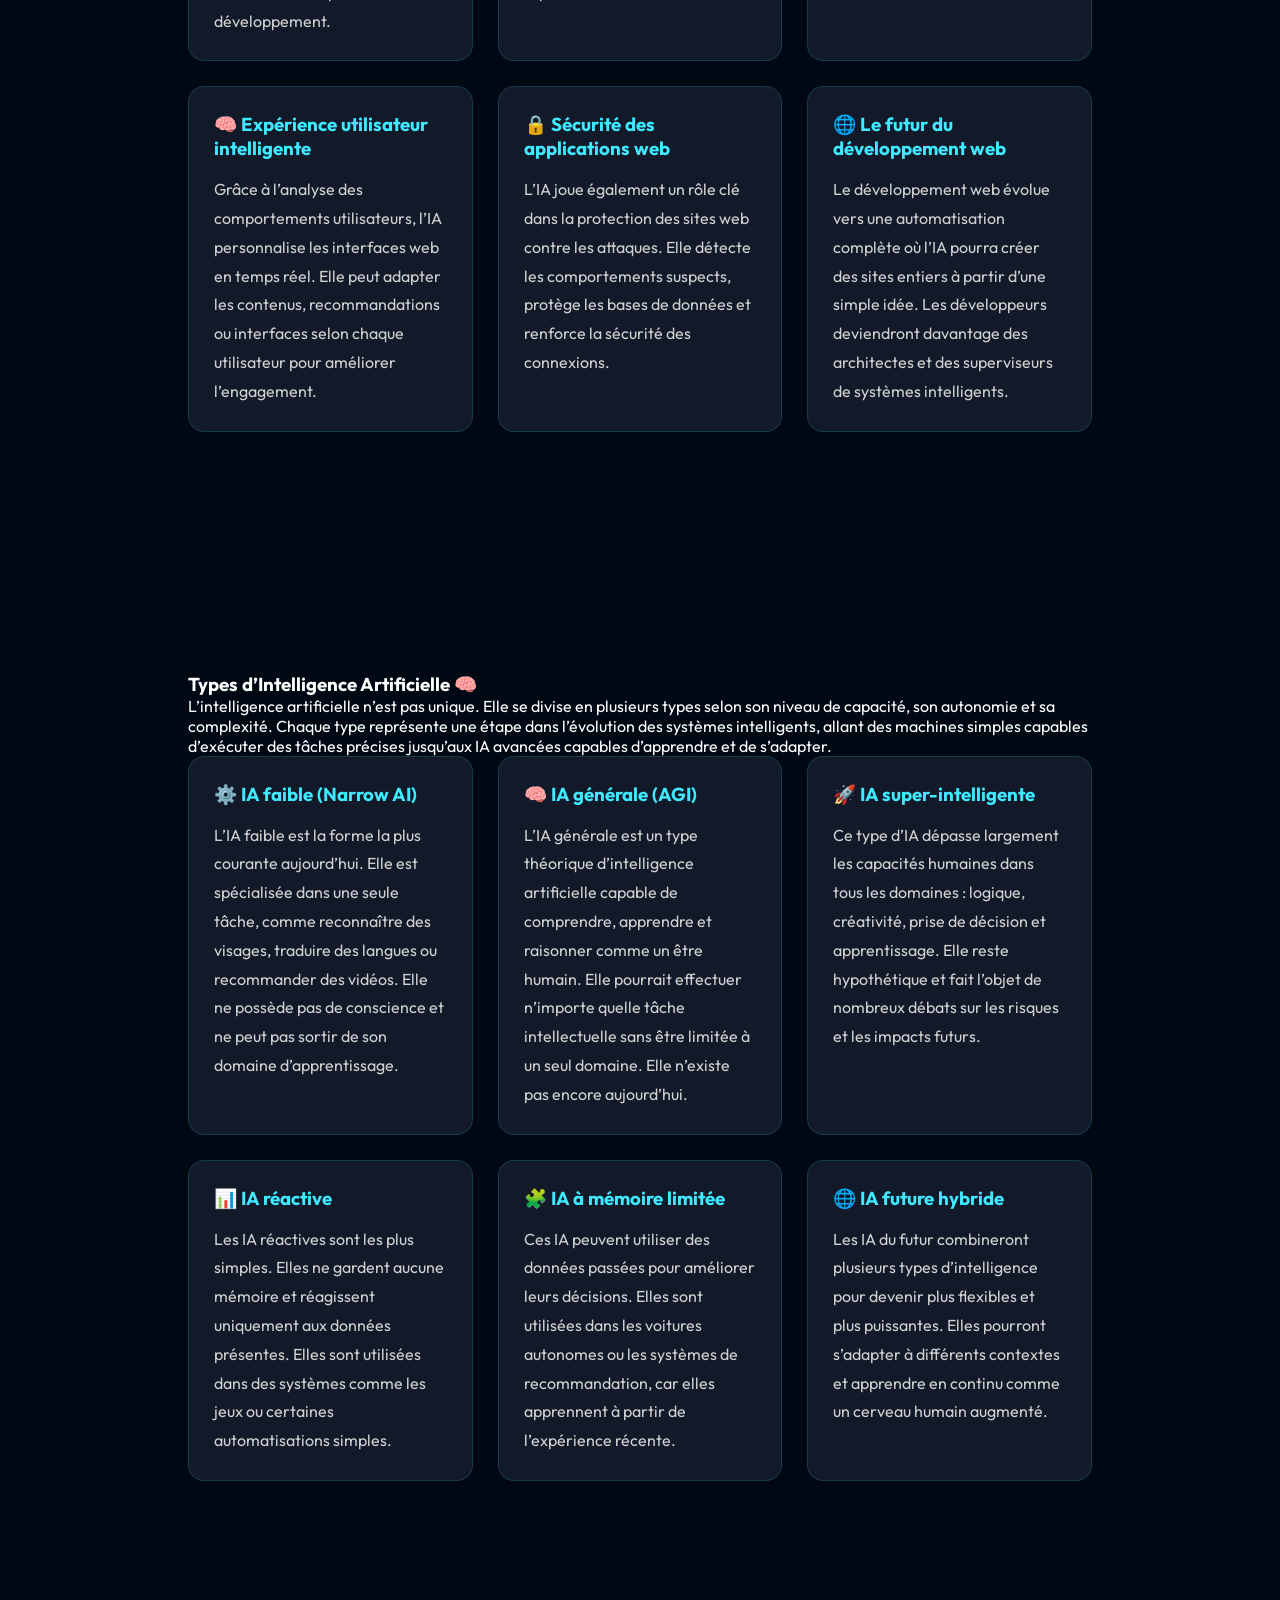
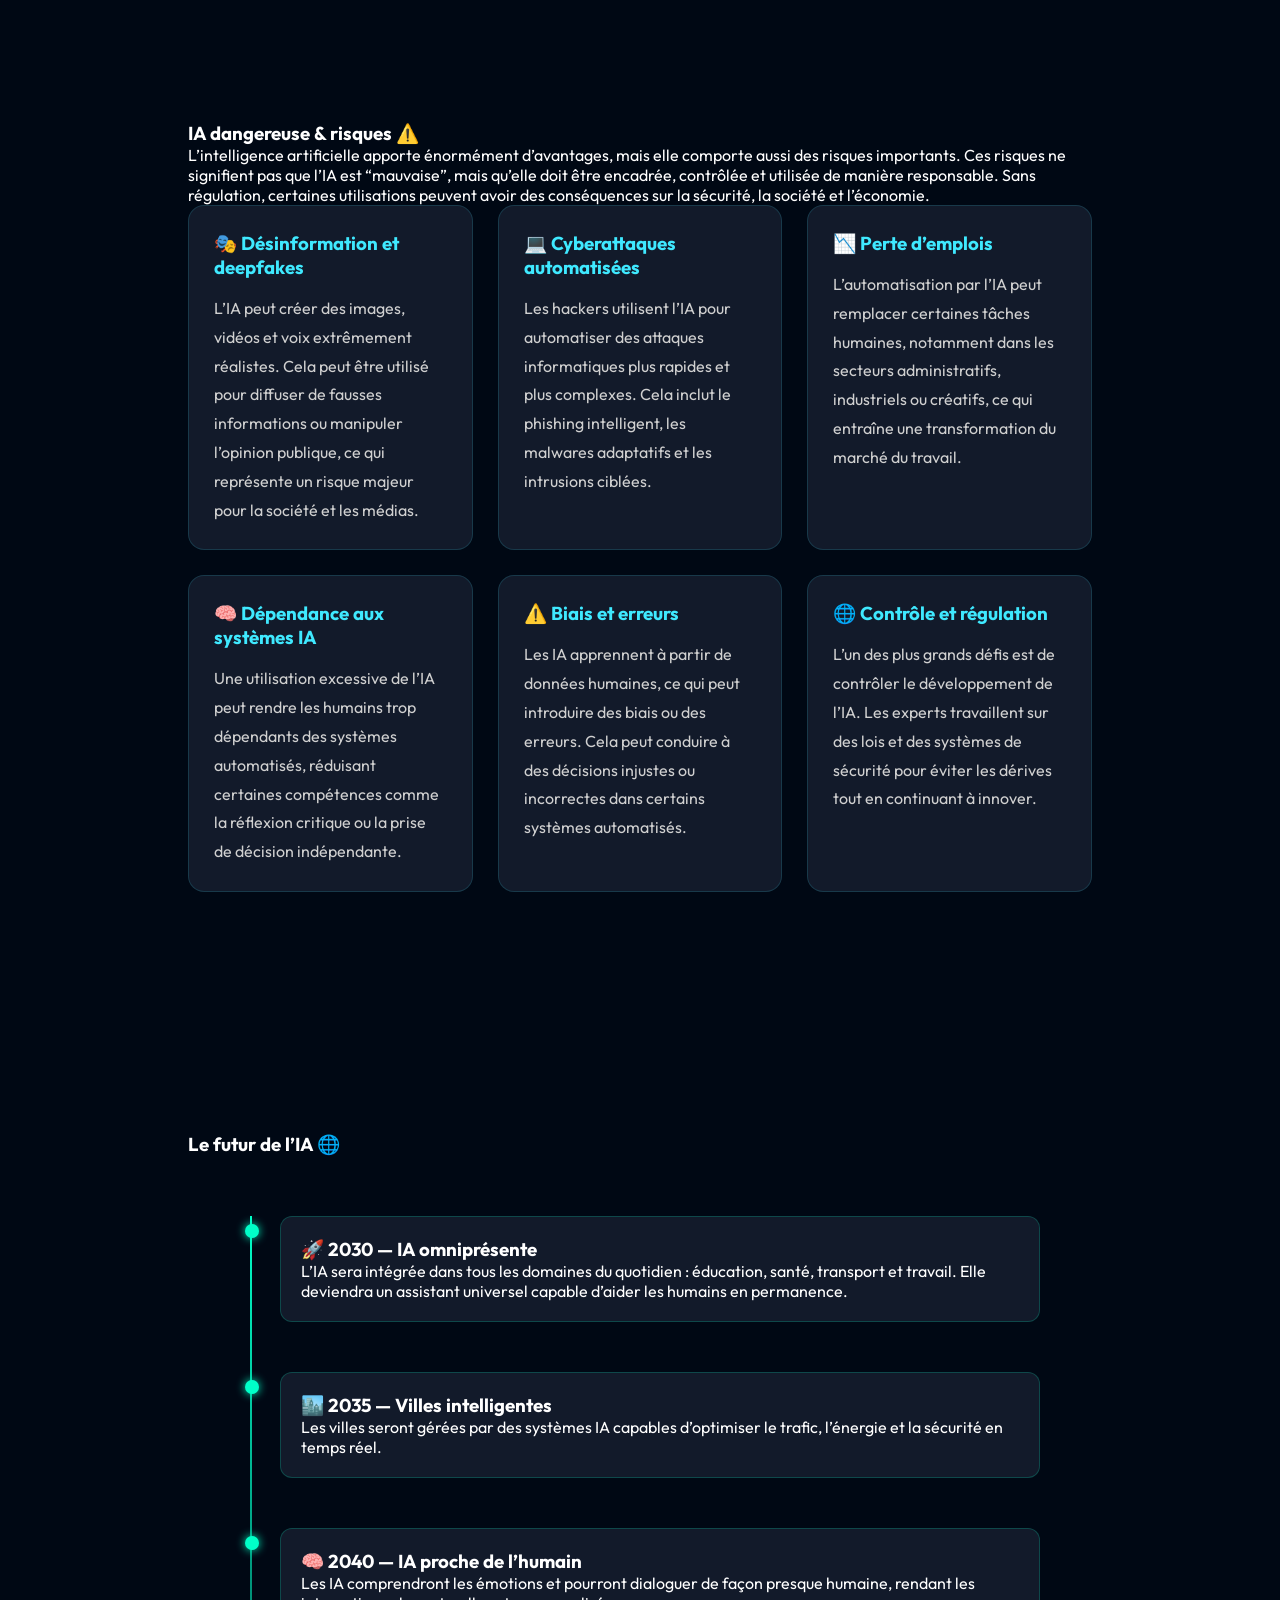
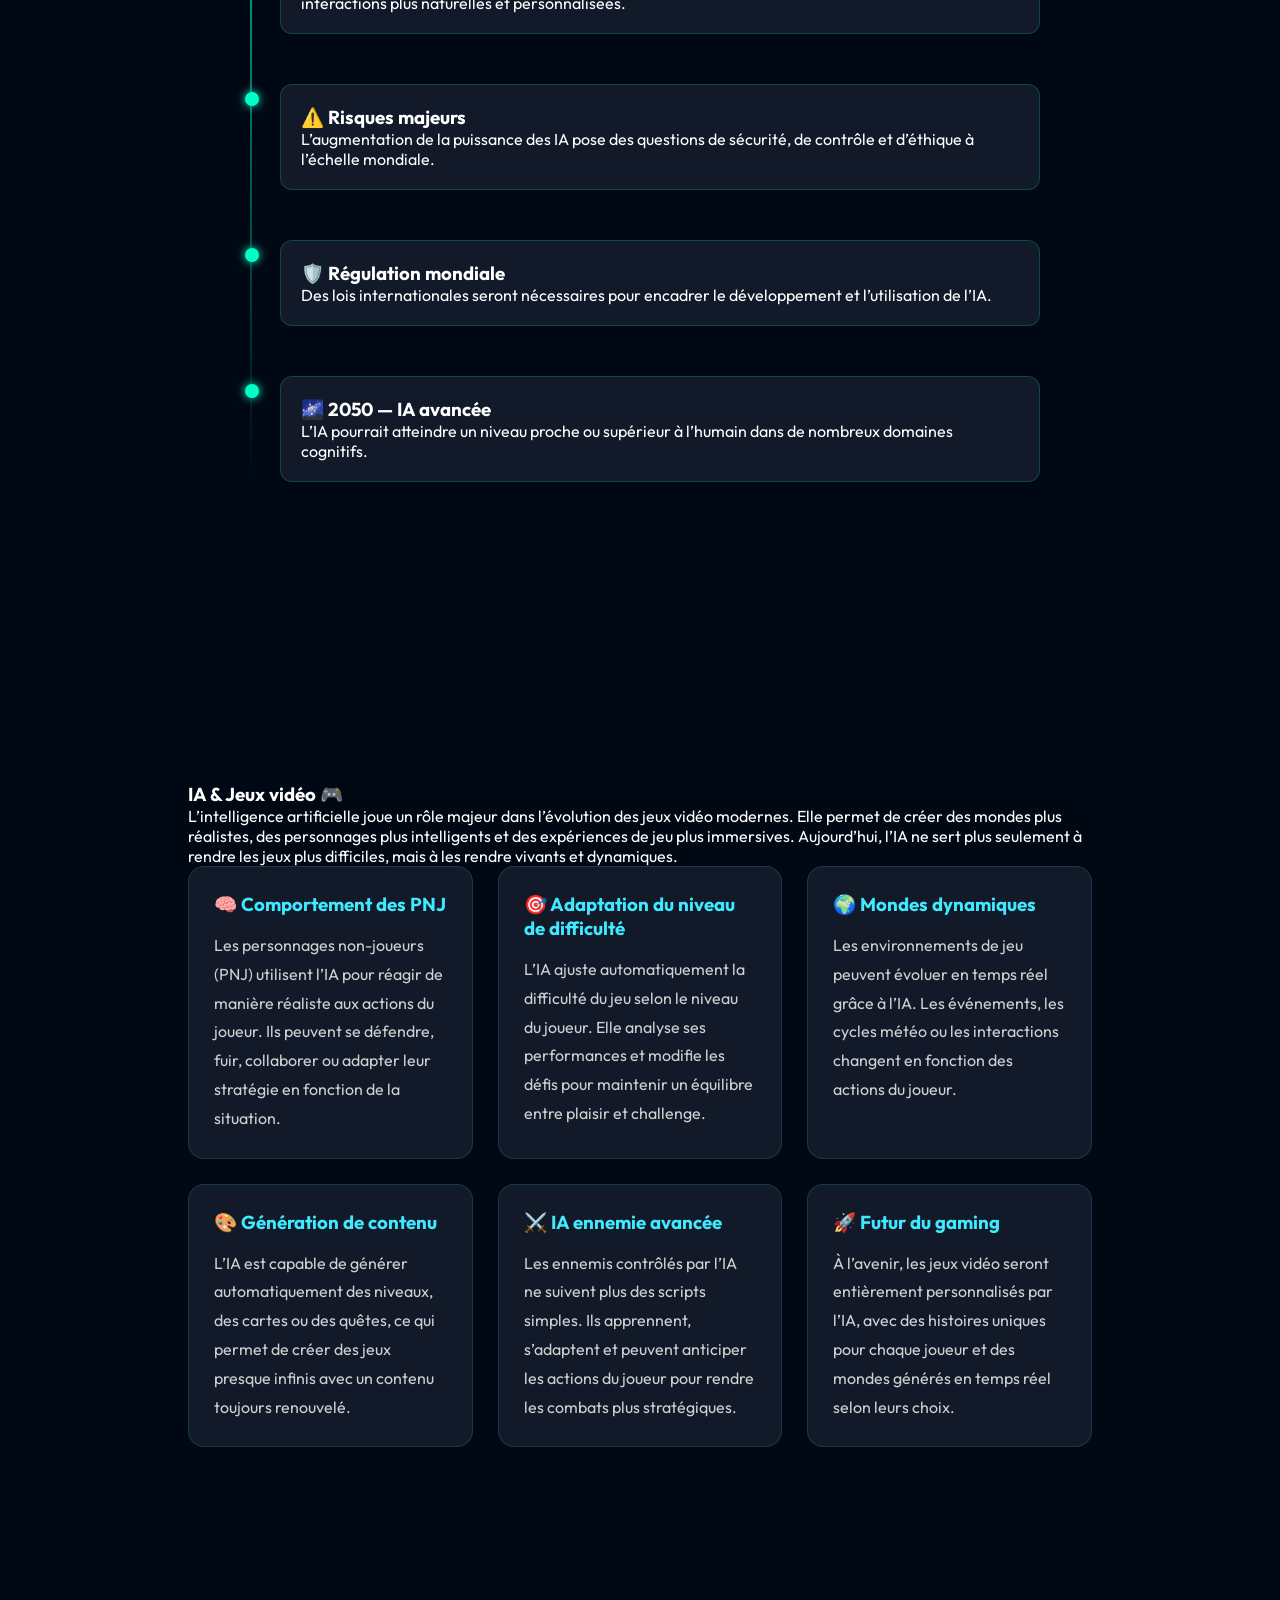
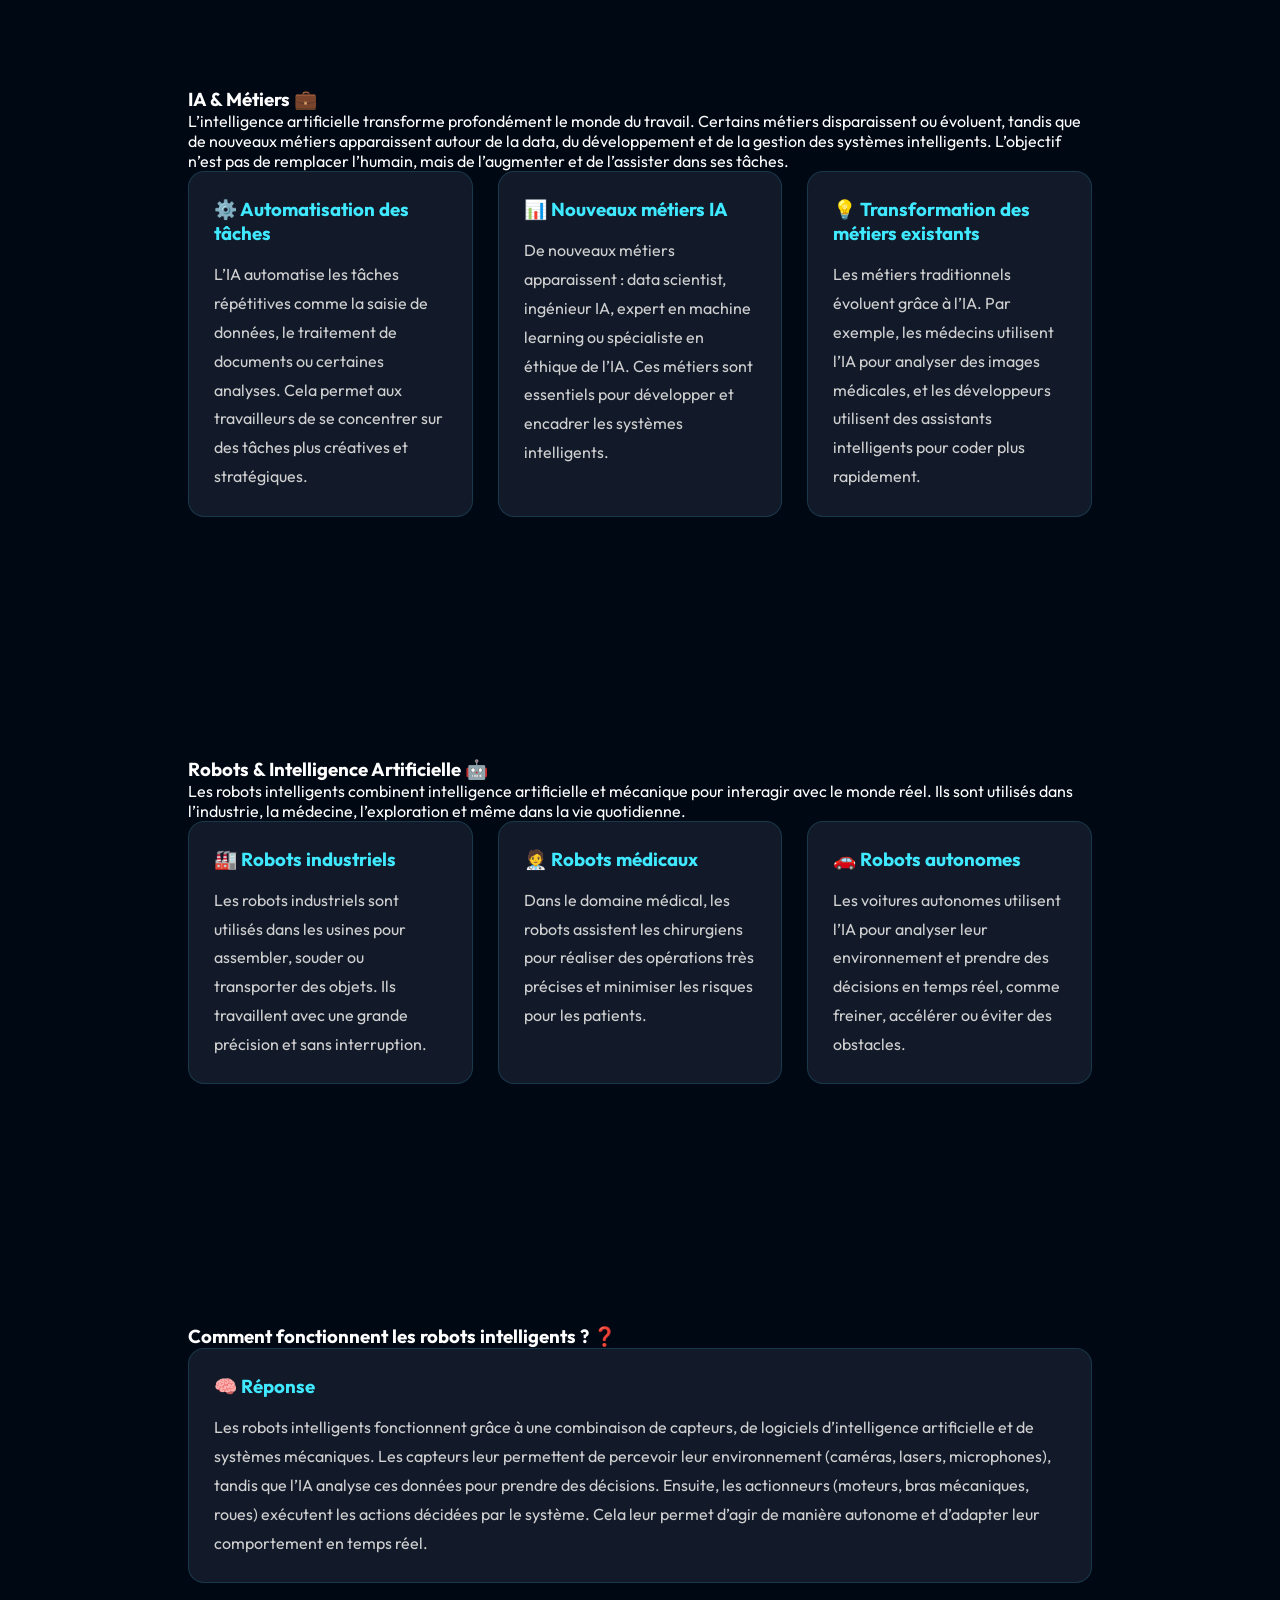
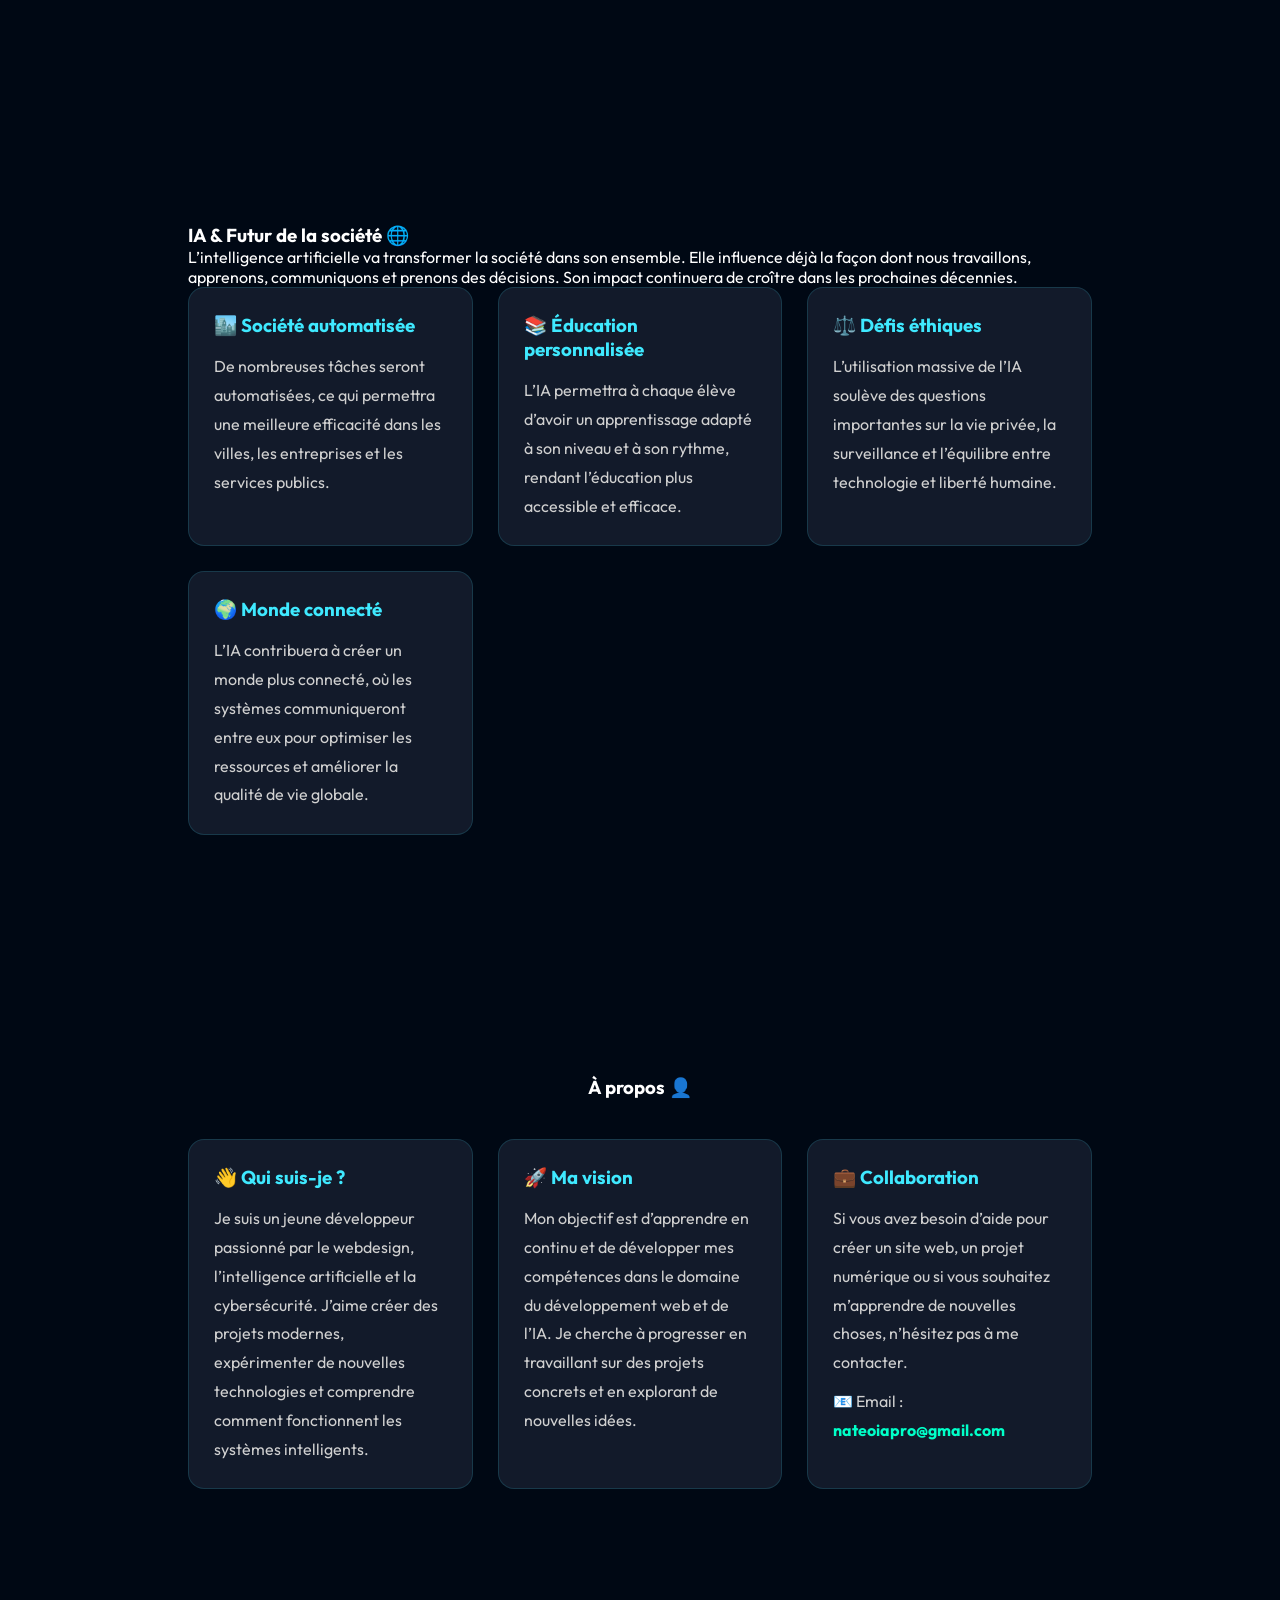
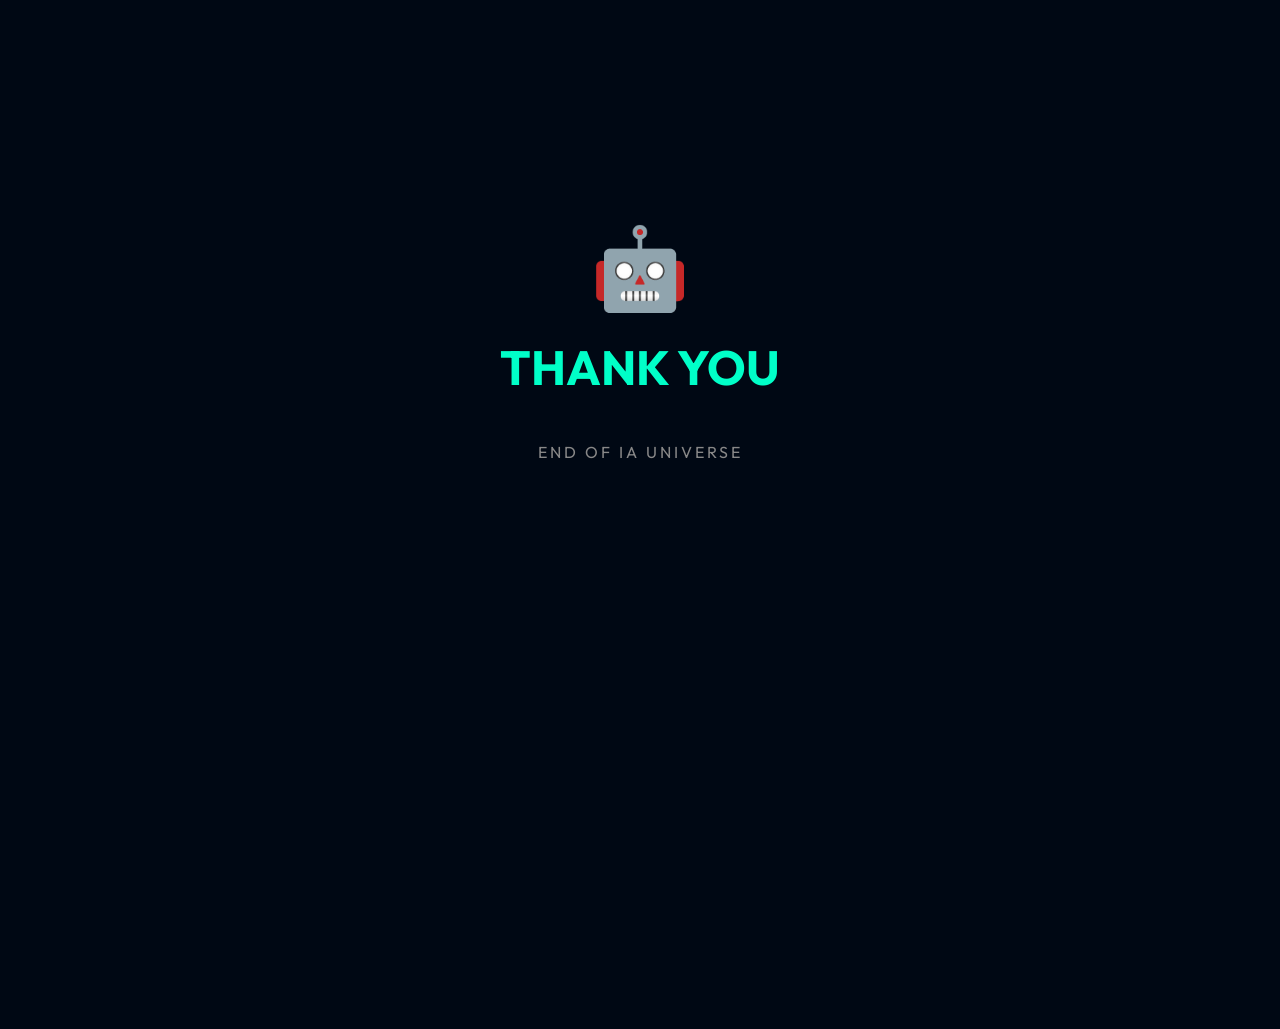
<file: ia/index.html>
<!DOCTYPE html>
<html lang="fr">
<head>
    <meta charset="UTF-8">
    <meta name="viewport" content="width=device-width, initial-scale=1.0">
    <title>IA Universe</title>

    <link href="https://fonts.googleapis.com/css2?family=Outfit:wght@300;400;500;600;700;800&display=swap" rel="stylesheet">
    <link rel="stylesheet" href="style.css">
</head>
<body>

    <!-- Fond étoiles -->
    <canvas id="stars"></canvas>

    <!-- Navbar -->
    <header class="navbar">
        <div class="logo">IA Universe</div>

        <nav>
            <a href="#home">Accueil</a>
            <a href="#popular">IA Populaires/a>
            <a href="#cyber">Explorer</a>
            <a href="#about">À propos</a>
        </nav>
    </header>

    <!-- Accueil -->
    <section class="hero">

        <h1>
            Découvrez le monde de
            <span>l'Intelligence Artificielle</span>
        </h1>

        <p>
            Explorez les technologies qui révolutionnent notre société,
            découvrez les entreprises majeures de l'IA et comprenez
            comment ces systèmes fonctionnent.
        </p>

        <!-- IMPORTANT -->
        <button id="exploreBtn" class="btn-glow">
            Explorer les IA
        </button>

    </section>

    <!-- SECTION CIBLE -->
    <section id="popular">

        <h2>IA Populaires</h2>

        <div class="grid">

            <div class="box">
                <h3>ChatGPT</h3>
                <p>
                    ChatGPT est une intelligence artificielle conversationnelle développée par OpenAI.
        Elle est capable de comprendre le langage humain, répondre à des questions,
        rédiger des textes, aider à programmer et assister les utilisateurs dans de
        nombreuses tâches du quotidien.
                </p>
            </div>

            <div class="box">
                <h3>Claude</h3>
                <p>
                            Claude est une intelligence artificielle créée par Anthropic.
        Elle est conçue pour analyser des documents, répondre à des questions complexes
        et fournir des réponses détaillées tout en mettant l'accent sur la sécurité
        et la fiabilité des échanges.
                </p>
            </div>

            <div class="box">
                <h3>Gemini</h3>
                <p>
                     Gemini est un modèle d'intelligence artificielle développé par Google.
        Il peut comprendre et générer du texte, analyser des images,
        résoudre des problèmes complexes et assister les utilisateurs dans
        différents domaines grâce à ses capacités multimodales.
                </p>
            </div>

        </div>

    </section>

    <script src="script.js"></script>

</body>
</html>

<!-- ENTREPRISES IA -->
<section id="companies">

    <h2>Entreprises de l’IA</h2>

    <p class="section-text">
        Les entreprises de l’intelligence artificielle jouent un rôle majeur dans la révolution technologique actuelle.
        Elles développent des modèles capables d’apprendre, analyser et générer des solutions pour des millions d’utilisateurs dans le monde entier.
    </p>

    <div class="grid">

        <div class="card">
            <h3>OpenAI</h3>
            <p>Leader mondial des modèles de langage comme ChatGPT.</p>
        </div>

        <div class="card">
            <h3>Anthropic</h3>
            <p>Entreprise spécialisée dans les IA sûres et contrôlées.</p>
        </div>

        <div class="card">
            <h3>Google DeepMind</h3>
            <p>Recherche avancée en intelligence artificielle et science des données.</p>
        </div>

        <div class="card">
            <h3>Meta AI</h3>
            <p>Développement de modèles open-source et IA pour les réseaux sociaux.</p>
        </div>

        <div class="card">
            <h3>Microsoft AI</h3>
            <p>Intégration de l’IA dans Office, Azure et Windows.</p>
        </div>

        <div class="card">
            <h3>NVIDIA</h3>
            <p>Leader du calcul GPU utilisé pour entraîner les modèles IA.</p>
        </div>

    </div>



</body>
<section id="how-ai">

    <h2>Comment fonctionne l’IA ?</h2>

    <p class="intro">
        L’intelligence artificielle fonctionne grâce à des modèles mathématiques capables d’apprendre à partir de données.
        Elle ne “réfléchit” pas comme un humain, mais elle analyse des milliards d’exemples pour prédire la meilleure réponse possible.
    </p>

    <div class="grid">

        <div class="card">
            <h3>📊 Les données</h3>
            <p>
                L’IA a besoin de données pour apprendre. Cela peut être du texte, des images, des vidéos ou du code.
                Plus les données sont nombreuses et variées, plus le modèle devient précis et performant dans ses réponses.
            </p>
        </div>

        <div class="card">
            <h3>🧠 Le Machine Learning</h3>
            <p>
                Le Machine Learning permet à l’IA d’apprendre automatiquement à partir d’exemples.
                Elle détecte des patterns dans les données et améliore ses résultats sans être programmée ligne par ligne.
            </p>
        </div>

        <div class="card">
            <h3> 🔗 Les réseaux des neurones</h3>
            <p>
                Inspirés du cerveau humain, les réseaux de neurones sont des couches de calcul qui transforment les informations.
                Ils permettent à l’IA de reconnaître des images, comprendre du langage et générer du contenu.
            </p>
        </div>

        <div class="card">
            <h3>🎯 La prédiction</h3>
            <p>
                Une IA ne comprend pas réellement le sens comme un humain.
                Elle calcule simplement la réponse la plus probable en fonction de ce qu’elle a appris pendant son entraînement.
            </p>
        </div>

    </div>

</section>
<section class="page" id="cyber">

    <h1>IA & Cybersécurité 🛡️</h1>

    <p>
        L’intelligence artificielle est devenue un pilier central de la cybersécurité moderne.
        Dans un monde où les attaques informatiques sont de plus en plus rapides, automatisées et sophistiquées,
        les systèmes traditionnels ne suffisent plus. L’IA permet aujourd’hui de surveiller, analyser et réagir en temps réel
        face à des millions d’événements réseau simultanés.
    </p>

    <div class="cyber-container">

        <div class="cyber-box">
            <h3>🔍 Détection avancée des menaces</h3>
            <p>
                L’IA analyse en continu les flux de données, les connexions réseau et les comportements utilisateurs.
                Elle est capable de repérer des signaux faibles invisibles pour l’humain, comme une tentative d’intrusion,
                un comportement anormal ou une activité suspecte provenant d’un appareil compromis.
            </p>
        </div>

        <div class="cyber-box">
            <h3>⚡ Réaction automatisée en temps réel</h3>
            <p>
                Contrairement aux systèmes classiques qui nécessitent une intervention humaine,
                les solutions basées sur l’IA peuvent réagir instantanément.
                Elles bloquent des adresses IP, isolent des machines infectées ou ferment des accès sensibles
                dès qu’une menace est détectée, réduisant ainsi considérablement les dégâts potentiels.
            </p>
        </div>

        <div class="cyber-box">
            <h3>🧠 Analyse comportementale intelligente</h3>
            <p>
                L’IA apprend le comportement normal d’un réseau, d’un utilisateur ou d’un système.
                Elle construit une “base de normalité” et peut ensuite identifier toute anomalie,
                même si celle-ci n’a jamais été observée auparavant. Cela permet de détecter des attaques inconnues
                ou des techniques de piratage nouvelles.
            </p>
        </div>

        <div class="cyber-box">
            <h3>🛡️ Défense évolutive (Machine Learning)</h3>
            <p>
                Les systèmes de cybersécurité modernes utilisent le machine learning pour s’améliorer en permanence.
                Chaque attaque analysée enrichit leur compréhension, ce qui permet de renforcer automatiquement les défenses
                contre les menaces futures sans intervention humaine directe.
            </p>
        </div>

        <div class="cyber-box">
            <h3>⚠️ Limites et risques de l’IA</h3>
            <p>
                L’IA n’est pas uniquement utilisée pour la défense. Les cybercriminels exploitent également ces technologies
                pour créer des attaques plus réalistes, comme des emails de phishing très convaincants ou des malwares adaptatifs
                capables de contourner certaines protections.
            </p>
        </div>

        <div class="cyber-box">
            <h3>🌐 Le futur de la cybersécurité</h3>
            <p>
                À l’avenir, la cybersécurité sera largement automatisée. Les systèmes seront capables de s’auto-protéger,
                de s’adapter en temps réel aux attaques et même d’anticiper certaines menaces avant qu’elles ne se produisent.
                L’intervention humaine deviendra davantage stratégique que technique.
            </p>
        </div>

    </div>

</section>
<section class="page" id="ai-web">

    <h1>IA & Développement Web 💻</h1>

    <p>
        L’intelligence artificielle transforme profondément le développement web moderne.
        Elle ne se contente plus d’assister les développeurs : elle automatise, optimise et accélère la création de sites,
        d’applications et de systèmes complets. Aujourd’hui, une grande partie des outils web intègrent déjà de l’IA
        pour améliorer la productivité et l’expérience utilisateur.
    </p>

    <div class="cyber-container">

        <div class="cyber-box">
            <h3>⚙️ Génération de code automatique</h3>
            <p>
                L’IA peut désormais générer du code HTML, CSS, JavaScript ou même backend en quelques secondes.
                Elle aide les développeurs à créer des interfaces, corriger des bugs ou proposer des solutions optimisées,
                ce qui accélère énormément le processus de développement.
            </p>
        </div>

        <div class="cyber-box">
            <h3>🚀 Optimisation des performances</h3>
            <p>
                Les systèmes intelligents analysent les sites web pour détecter les problèmes de performance,
                comme les temps de chargement trop longs ou les scripts inefficaces,
                et proposent des améliorations automatiques pour rendre les sites plus rapides.
            </p>
        </div>

        <div class="cyber-box">
            <h3>🎨 Design assisté par IA</h3>
            <p>
                L’IA aide à créer des interfaces modernes et ergonomiques en proposant des layouts,
                des couleurs harmonieuses et des structures adaptées aux utilisateurs,
                permettant même à des débutants de concevoir des sites professionnels.
            </p>
        </div>

        <div class="cyber-box">
            <h3>🧠 Expérience utilisateur intelligente</h3>
            <p>
                Grâce à l’analyse des comportements utilisateurs, l’IA personnalise les interfaces web en temps réel.
                Elle peut adapter les contenus, recommandations ou interfaces selon chaque utilisateur pour améliorer l’engagement.
            </p>
        </div>

        <div class="cyber-box">
            <h3>🔒 Sécurité des applications web</h3>
            <p>
                L’IA joue également un rôle clé dans la protection des sites web contre les attaques.
                Elle détecte les comportements suspects, protège les bases de données et renforce la sécurité des connexions.
            </p>
        </div>

        <div class="cyber-box">
            <h3>🌐 Le futur du développement web</h3>
            <p>
                Le développement web évolue vers une automatisation complète où l’IA pourra créer des sites entiers à partir d’une simple idée.
                Les développeurs deviendront davantage des architectes et des superviseurs de systèmes intelligents.
            </p>
        </div>

    </div>

</section>
<section class="page" id="ai-types">

    <h1>Types d’Intelligence Artificielle 🧠</h1>

    <p>
        L’intelligence artificielle n’est pas unique. Elle se divise en plusieurs types selon son niveau de capacité,
        son autonomie et sa complexité. Chaque type représente une étape dans l’évolution des systèmes intelligents,
        allant des machines simples capables d’exécuter des tâches précises jusqu’aux IA avancées capables d’apprendre et de s’adapter.
    </p>

    <div class="cyber-container">

        <div class="cyber-box">
            <h3>⚙️ IA faible (Narrow AI)</h3>
            <p>
                L’IA faible est la forme la plus courante aujourd’hui. Elle est spécialisée dans une seule tâche,
                comme reconnaître des visages, traduire des langues ou recommander des vidéos.
                Elle ne possède pas de conscience et ne peut pas sortir de son domaine d’apprentissage.
            </p>
        </div>

        <div class="cyber-box">
            <h3>🧠 IA générale (AGI)</h3>
            <p>
                L’IA générale est un type théorique d’intelligence artificielle capable de comprendre, apprendre et raisonner
                comme un être humain. Elle pourrait effectuer n’importe quelle tâche intellectuelle sans être limitée à un seul domaine.
                Elle n’existe pas encore aujourd’hui.
            </p>
        </div>

        <div class="cyber-box">
            <h3>🚀 IA super-intelligente</h3>
            <p>
                Ce type d’IA dépasse largement les capacités humaines dans tous les domaines :
                logique, créativité, prise de décision et apprentissage. Elle reste hypothétique et fait l’objet de nombreux débats
                sur les risques et les impacts futurs.
            </p>
        </div>

        <div class="cyber-box">
            <h3>📊 IA réactive</h3>
            <p>
                Les IA réactives sont les plus simples. Elles ne gardent aucune mémoire et réagissent uniquement aux données présentes.
                Elles sont utilisées dans des systèmes comme les jeux ou certaines automatisations simples.
            </p>
        </div>

        <div class="cyber-box">
            <h3>🧩 IA à mémoire limitée</h3>
            <p>
                Ces IA peuvent utiliser des données passées pour améliorer leurs décisions.
                Elles sont utilisées dans les voitures autonomes ou les systèmes de recommandation,
                car elles apprennent à partir de l’expérience récente.
            </p>
        </div>

        <div class="cyber-box ">
            <h3>🌐 IA future hybride</h3>
            <p>
                Les IA du futur combineront plusieurs types d’intelligence pour devenir plus flexibles et plus puissantes.
                Elles pourront s’adapter à différents contextes et apprendre en continu comme un cerveau humain augmenté.
            </p>
        </div>

    </div>

</section>
<section class="page" id="ai-risks">

    <h1>IA dangereuse & risques ⚠️</h1>

    <p>
        L’intelligence artificielle apporte énormément d’avantages, mais elle comporte aussi des risques importants.
        Ces risques ne signifient pas que l’IA est “mauvaise”, mais qu’elle doit être encadrée, contrôlée et utilisée de manière responsable.
        Sans régulation, certaines utilisations peuvent avoir des conséquences sur la sécurité, la société et l’économie.
    </p>

    <div class="cyber-container">

        <div class="cyber-box">
            <h3>🎭 Désinformation et deepfakes</h3>
            <p>
                L’IA peut créer des images, vidéos et voix extrêmement réalistes.
                Cela peut être utilisé pour diffuser de fausses informations ou manipuler l’opinion publique,
                ce qui représente un risque majeur pour la société et les médias.
            </p>
        </div>

        <div class="cyber-box">
            <h3>💻 Cyberattaques automatisées</h3>
            <p>
                Les hackers utilisent l’IA pour automatiser des attaques informatiques plus rapides et plus complexes.
                Cela inclut le phishing intelligent, les malwares adaptatifs et les intrusions ciblées.
            </p>
        </div>

        <div class="cyber-box">
            <h3>📉 Perte d’emplois</h3>
            <p>
                L’automatisation par l’IA peut remplacer certaines tâches humaines,
                notamment dans les secteurs administratifs, industriels ou créatifs,
                ce qui entraîne une transformation du marché du travail.
            </p>
        </div>

        <div class="cyber-box">
            <h3>🧠 Dépendance aux systèmes IA</h3>
            <p>
                Une utilisation excessive de l’IA peut rendre les humains trop dépendants des systèmes automatisés,
                réduisant certaines compétences comme la réflexion critique ou la prise de décision indépendante.
            </p>
        </div>

        <div class="cyber-box">
            <h3>⚠️ Biais et erreurs</h3>
            <p>
                Les IA apprennent à partir de données humaines, ce qui peut introduire des biais ou des erreurs.
                Cela peut conduire à des décisions injustes ou incorrectes dans certains systèmes automatisés.
            </p>
        </div>

        <div class="cyber-box">
            <h3>🌐 Contrôle et régulation</h3>
            <p>
                L’un des plus grands défis est de contrôler le développement de l’IA.
                Les experts travaillent sur des lois et des systèmes de sécurité pour éviter les dérives
                tout en continuant à innover.
            </p>
        </div>

    </div>

</section>
<section class="page" id="ai-future">

    <h1>Le futur de l’IA 🌐</h1>

    <div class="timeline">

        <div class="timeline-item">
            <div class="dot"></div>
            <div class="content">
                <h3>🚀 2030 — IA omniprésente</h3>
                <p>
                    L’IA sera intégrée dans tous les domaines du quotidien :
                    éducation, santé, transport et travail. Elle deviendra un assistant universel capable d’aider les humains en permanence.
                </p>
            </div>
        </div>

        <div class="timeline-item">
            <div class="dot"></div>
            <div class="content">
                <h3>🏙️ 2035 — Villes intelligentes</h3>
                <p>
                    Les villes seront gérées par des systèmes IA capables d’optimiser le trafic, l’énergie et la sécurité en temps réel.
                </p>
            </div>
        </div>

        <div class="timeline-item">
            <div class="dot"></div>
            <div class="content">
                <h3>🧠 2040 — IA proche de l’humain</h3>
                <p>
                    Les IA comprendront les émotions et pourront dialoguer de façon presque humaine,
                    rendant les interactions plus naturelles et personnalisées.
                </p>
            </div>
        </div>

        <div class="timeline-item">
            <div class="dot"></div>
            <div class="content">
                <h3>⚠️ Risques majeurs</h3>
                <p>
                    L’augmentation de la puissance des IA pose des questions de sécurité,
                    de contrôle et d’éthique à l’échelle mondiale.
                </p>
            </div>
        </div>

        <div class="timeline-item">
            <div class="dot"></div>
            <div class="content">
                <h3>🛡️ Régulation mondiale</h3>
                <p>
                    Des lois internationales seront nécessaires pour encadrer le développement et l’utilisation de l’IA.
                </p>
            </div>
        </div>

        <div class="timeline-item">
            <div class="dot"></div>
            <div class="content">
                <h3>🌌 2050 — IA avancée</h3>
                <p>
                    L’IA pourrait atteindre un niveau proche ou supérieur à l’humain dans de nombreux domaines cognitifs.
                </p>
            </div>
        </div>

    </div>

</section>
<section class="page" id="ai-games">

    <h1>IA & Jeux vidéo 🎮</h1>

    <p>
        L’intelligence artificielle joue un rôle majeur dans l’évolution des jeux vidéo modernes.
        Elle permet de créer des mondes plus réalistes, des personnages plus intelligents et des expériences de jeu plus immersives.
        Aujourd’hui, l’IA ne sert plus seulement à rendre les jeux plus difficiles, mais à les rendre vivants et dynamiques.
    </p>

    <div class="cyber-container">

        <div class="cyber-box">
            <h3>🧠 Comportement des PNJ</h3>
            <p>
                Les personnages non-joueurs (PNJ) utilisent l’IA pour réagir de manière réaliste aux actions du joueur.
                Ils peuvent se défendre, fuir, collaborer ou adapter leur stratégie en fonction de la situation.
            </p>
        </div>

        <div class="cyber-box">
            <h3>🎯 Adaptation du niveau de difficulté</h3>
            <p>
                L’IA ajuste automatiquement la difficulté du jeu selon le niveau du joueur.
                Elle analyse ses performances et modifie les défis pour maintenir un équilibre entre plaisir et challenge.
            </p>
        </div>

        <div class="cyber-box">
            <h3>🌍 Mondes dynamiques</h3>
            <p>
                Les environnements de jeu peuvent évoluer en temps réel grâce à l’IA.
                Les événements, les cycles météo ou les interactions changent en fonction des actions du joueur.
            </p>
        </div>

        <div class="cyber-box">
            <h3>🎨 Génération de contenu</h3>
            <p>
                L’IA est capable de générer automatiquement des niveaux, des cartes ou des quêtes,
                ce qui permet de créer des jeux presque infinis avec un contenu toujours renouvelé.
            </p>
        </div>

        <div class="cyber-box">
            <h3>⚔️ IA ennemie avancée</h3>
            <p>
                Les ennemis contrôlés par l’IA ne suivent plus des scripts simples.
                Ils apprennent, s’adaptent et peuvent anticiper les actions du joueur pour rendre les combats plus stratégiques.
            </p>
        </div>

        <div class="cyber-box">
            <h3>🚀 Futur du gaming</h3>
            <p>
                À l’avenir, les jeux vidéo seront entièrement personnalisés par l’IA,
                avec des histoires uniques pour chaque joueur et des mondes générés en temps réel selon leurs choix.
            </p>
        </div>

    </div>

</section>
<section class="page" id="ai-jobs">

    <h1>IA & Métiers 💼</h1>

    <p>
        L’intelligence artificielle transforme profondément le monde du travail.
        Certains métiers disparaissent ou évoluent, tandis que de nouveaux métiers apparaissent autour de la data, du développement et de la gestion des systèmes intelligents.
        L’objectif n’est pas de remplacer l’humain, mais de l’augmenter et de l’assister dans ses tâches.
    </p>

    <div class="cyber-container">

        <div class="cyber-box">
            <h3>⚙️ Automatisation des tâches</h3>
            <p>
                L’IA automatise les tâches répétitives comme la saisie de données, le traitement de documents ou certaines analyses.
                Cela permet aux travailleurs de se concentrer sur des tâches plus créatives et stratégiques.
            </p>
        </div>

        <div class="cyber-box">
            <h3>📊 Nouveaux métiers IA</h3>
            <p>
                De nouveaux métiers apparaissent : data scientist, ingénieur IA, expert en machine learning ou spécialiste en éthique de l’IA.
                Ces métiers sont essentiels pour développer et encadrer les systèmes intelligents.
            </p>
        </div>

        <div class="cyber-box">
            <h3>💡 Transformation des métiers existants</h3>
            <p>
                Les métiers traditionnels évoluent grâce à l’IA.
                Par exemple, les médecins utilisent l’IA pour analyser des images médicales,
                et les développeurs utilisent des assistants intelligents pour coder plus rapidement.
            </p>
        </div>

    </div>

</section>
<section class="page" id="ai-robots">

    <h1>Robots & Intelligence Artificielle 🤖</h1>

    <p>
        Les robots intelligents combinent intelligence artificielle et mécanique pour interagir avec le monde réel.
        Ils sont utilisés dans l’industrie, la médecine, l’exploration et même dans la vie quotidienne.
    </p>

    <div class="cyber-container">

        <div class="cyber-box">
            <h3>🏭 Robots industriels</h3>
            <p>
                Les robots industriels sont utilisés dans les usines pour assembler, souder ou transporter des objets.
                Ils travaillent avec une grande précision et sans interruption.
            </p>
        </div>

        <div class="cyber-box">
            <h3>🧑‍⚕️ Robots médicaux</h3>
            <p>
                Dans le domaine médical, les robots assistent les chirurgiens pour réaliser des opérations très précises
                et minimiser les risques pour les patients.
            </p>
        </div>

        <div class="cyber-box">
            <h3>🚗 Robots autonomes</h3>
            <p>
                Les voitures autonomes utilisent l’IA pour analyser leur environnement et prendre des décisions en temps réel,
                comme freiner, accélérer ou éviter des obstacles.
            </p>
        </div>

    </div>

</section>
<section class="page" id="robot-question">

    <h1>Comment fonctionnent les robots intelligents ? ❓</h1>

    <div class="cyber-container">

        <div class="cyber-box">
            <h3>🧠 Réponse</h3>
            <p>
                Les robots intelligents fonctionnent grâce à une combinaison de capteurs, de logiciels d’intelligence artificielle et de systèmes mécaniques.
                Les capteurs leur permettent de percevoir leur environnement (caméras, lasers, microphones),
                tandis que l’IA analyse ces données pour prendre des décisions.
                Ensuite, les actionneurs (moteurs, bras mécaniques, roues) exécutent les actions décidées par le système.
                Cela leur permet d’agir de manière autonome et d’adapter leur comportement en temps réel.
            </p>
        </div>

    </div>

</section>
<section class="page" id="ai-society">

    <h1>IA & Futur de la société 🌐</h1>

    <p>
        L’intelligence artificielle va transformer la société dans son ensemble.
        Elle influence déjà la façon dont nous travaillons, apprenons, communiquons et prenons des décisions.
        Son impact continuera de croître dans les prochaines décennies.
    </p>

    <div class="cyber-container">

        <div class="cyber-box">
            <h3>🏙️ Société automatisée</h3>
            <p>
                De nombreuses tâches seront automatisées, ce qui permettra une meilleure efficacité dans les villes,
                les entreprises et les services publics.
            </p>
        </div>

        <div class="cyber-box">
            <h3>📚 Éducation personnalisée</h3>
            <p>
                L’IA permettra à chaque élève d’avoir un apprentissage adapté à son niveau et à son rythme,
                rendant l’éducation plus accessible et efficace.
            </p>
        </div>

        <div class="cyber-box">
            <h3>⚖️ Défis éthiques</h3>
            <p>
                L’utilisation massive de l’IA soulève des questions importantes sur la vie privée,
                la surveillance et l’équilibre entre technologie et liberté humaine.
            </p>
        </div>

        <div class="cyber-box">
            <h3>🌍 Monde connecté</h3>
            <p>
                L’IA contribuera à créer un monde plus connecté, où les systèmes communiqueront entre eux
                pour optimiser les ressources et améliorer la qualité de vie globale.
            </p>
        </div>

    </div>

</section>
<section class="page" id="about">

    <h1>À propos 👤</h1>

    <div class="cyber-container">

        <div class="cyber-box">

            <h3>👋 Qui suis-je ?</h3>

            <p>
                Je suis un jeune développeur passionné par le webdesign, l’intelligence artificielle et la cybersécurité.
                J’aime créer des projets modernes, expérimenter de nouvelles technologies et comprendre comment fonctionnent les systèmes intelligents.
            </p>

        </div>

        <div class="cyber-box">

            <h3>🚀 Ma vision</h3>

            <p>
                Mon objectif est d’apprendre en continu et de développer mes compétences dans le domaine du développement web et de l’IA.
                Je cherche à progresser en travaillant sur des projets concrets et en explorant de nouvelles idées.
            </p>

        </div>

        <div class="cyber-box">

            <h3>💼 Collaboration</h3>

            <p>
                Si vous avez besoin d’aide pour créer un site web, un projet numérique ou si vous souhaitez m’apprendre de nouvelles choses,
                n’hésitez pas à me contacter.
            </p>

            <p style="margin-top:10px;">
                📧 Email : <strong>nateoiapro@gmail.com</strong>
            </p>

        </div>

    </div>
    <section id="end-universe" class="end-section">

    <div class="robot-end">🤖</div>

    <h2 class="thank-you">THANK YOU</h2>

    <p class="end-text">END OF IA UNIVERSE</p>

</section>
</section>
</html>
</file>
<file: style.css>
/* =========================
   RESET
========================= */
*{
    margin:0;
    padding:0;
    box-sizing:border-box;
    font-family:'Outfit', sans-serif;
}

html{
    scroll-behavior:smooth;
}

body{
    background:#000814;
    color:white;
    overflow-x:hidden;
}

/* =========================
   FOND ETOILES
========================= */

#stars{
    position:fixed;
    top:0;
    left:0;
    width:100%;
    height:100%;
    z-index:-1;
}

/* =========================
   NAVBAR
========================= */

.navbar{
    position:fixed;
    top:0;
    left:0;
    width:100%;
    padding:18px 8%;

    display:flex;
    justify-content:space-between;
    align-items:center;

    background:rgba(255,255,255,0.03);
    backdrop-filter:blur(20px);

    border-bottom:1px solid rgba(63,233,255,0.15);

    z-index:1000;
}

.navbar nav{
    display:flex;
    gap:20px;
}

.navbar a{
    color:white;
    text-decoration:none;
    position:relative;
    padding:5px 0;
}

.navbar a::after{
    content:"";
    position:absolute;
    left:0;
    bottom:-4px;

    width:0%;
    height:2px;

    background:#3fe9ff;

    transition:0.3s;
}

.navbar a:hover::after{
    width:100%;
}

.navbar a:hover{
    color:#3fe9ff;
}

/* =========================
   HERO
========================= */

.hero{
    min-height:100vh;

    display:flex;
    flex-direction:column;
    justify-content:center;
    align-items:center;

    text-align:center;

    padding:0 10%;
}

.hero h1{
    font-size:4rem;
    margin-bottom:20px;
}

.hero span{
    color:#3fe9ff;
}

.hero p{
    max-width:800px;
    color:#bfbfbf;
    line-height:1.8;
}

/* =========================
   BOUTON
========================= */

.btn-glow{
    margin-top:30px;

    padding:14px 30px;

    border:none;
    border-radius:40px;

    cursor:pointer;

    background:#3fe9ff;
    color:#000;

    font-weight:700;

    box-shadow:0 0 25px #3fe9ff;

    transition:0.3s;
}

.btn-glow:hover{
    transform:scale(1.05);
}

/* =========================
   SECTIONS
========================= */

section{
    padding:120px 8%;
}

h2{
    text-align:center;
    font-size:3rem;
    margin-bottom:30px;
}

.section-text{
    max-width:1000px;

    margin:0 auto 50px auto;

    text-align:center;

    color:#cfcfcf;

    line-height:1.9;

}

/* =========================
   GRILLES
========================= */

.grid{
    display:grid;

    grid-template-columns:
    repeat(auto-fit,minmax(300px,1fr));

    gap:25px;
}

/* =========================
   CARDS PRINCIPALES
========================= */

.card{
    background:rgba(255,255,255,0.05);

    padding:25px;

    border-radius:16px;

    border:1px solid rgba(63,233,255,0.2);

    color:white;

    transition:0.3s;
}

.card:hover{
    transform:translateY(-6px);

    box-shadow:
    0 0 25px rgba(63,233,255,0.25);
}

.card h3{
    color:#3fe9ff;
    margin-bottom:15px;
}

.card p{
    color:#d0d0d0;
    line-height:1.7;
}

/* =========================
   LIENS DANS LES CARDS
========================= */

.card a{
    color:white;
    text-decoration:none;

    position:relative;
}

.card a::after{
    content:"";

    position:absolute;

    left:0;
    bottom:-3px;

    width:0%;

    height:2px;

    background:#3fe9ff;

    transition:0.3s;
}

.card a:hover::after{
    width:100%;
}

.card a:hover{
    color:#3fe9ff;
}

/* =========================
   SECTION HOW AI
========================= */

#how-ai .intro{
    max-width:900px;

    margin:0 auto 60px auto;

    text-align:center;

    color:#bfbfbf;

    line-height:1.8;

    background:rgba(255,255,255,0.03);

    padding:25px;

    border-radius:15px;

    border:1px solid rgba(63,233,255,0.15);
}

/* =========================
   CYBER BOXES
========================= */

.cyber-container{
    display:grid;

    grid-template-columns:
    repeat(auto-fit,minmax(280px,1fr));

    gap:25px;
}

.cyber-box{
    background:#121a2a;

    padding:25px;

    border-radius:16px;

    border:1px solid rgba(63,233,255,0.15);

    transition:0.3s;
}

.cyber-box:hover{
    transform:translateY(-6px);

    box-shadow:
    0 0 25px rgba(63,233,255,0.25);
}

.cyber-box h3{
    color:#3fe9ff;
    margin-bottom:15px;
}

.cyber-box p{
    color:#d0d0d0;
    line-height:1.8;
}

/* =========================
   TIMELINE
========================= */

.timeline{
    max-width:800px;

    margin:60px auto;

    position:relative;

    padding-left:40px;
}

.timeline::before{
    content:"";

    position:absolute;

    left:10px;
    top:0;

    width:2px;
    height:100%;

    background:
    linear-gradient(
        to bottom,
        #00ffc8,
        transparent
    );
}

.timeline-item{
    position:relative;
    margin-bottom:50px;
}

.dot{
    position:absolute;

    left:-35px;
    top:8px;

    width:14px;
    height:14px;

    border-radius:50%;

    background:#00ffc8;

    box-shadow:
    0 0 10px #00ffc8;
}

.content{
    background:#121a2a;

    padding:20px;

    border-radius:12px;

    border:1px solid rgba(0,255,200,0.2);
}

/* =========================
   ABOUT
========================= */

#about h1{
    text-align:center;
    margin-bottom:40px;
}

#about strong{
    color:#00ffc8;
}

/* =========================
   FIN DU SITE
========================= */

#end-universe{
    min-height:100vh;

    display:flex;
    flex-direction:column;
    justify-content:center;
    align-items:center;

    text-align:center;
}

.robot-end{
    font-size:5rem;
}

.thank-you{
    font-size:3rem;
    margin-top:20px;

    color:#00ffc8;
}

.end-text{
    margin-top:15px;

    color:#888;

    letter-spacing:3px;
}

/* =========================
   RESPONSIVE
========================= */

@media(max-width:768px){

    .hero h1{
        font-size:2.5rem;
    }

    h2{
        font-size:2rem;
    }

    .navbar{
        flex-direction:column;
        gap:10px;
    }

}
</file>
<file: ia/style.css>
/* =========================
   RESET
========================= */
*{
    margin:0;
    padding:0;
    box-sizing:border-box;
    font-family:'Outfit', sans-serif;
}

html{
    scroll-behavior:smooth;
}

body{
    background:#000814;
    color:white;
    overflow-x:hidden;
}

/* =========================
   FOND ETOILES
========================= */

#stars{
    position:fixed;
    top:0;
    left:0;
    width:100%;
    height:100%;
    z-index:-1;
}

/* =========================
   NAVBAR
========================= */

.navbar{
    position:fixed;
    top:0;
    left:0;
    width:100%;
    padding:18px 8%;

    display:flex;
    justify-content:space-between;
    align-items:center;

    background:rgba(255,255,255,0.03);
    backdrop-filter:blur(20px);

    border-bottom:1px solid rgba(63,233,255,0.15);

    z-index:1000;
}

.navbar nav{
    display:flex;
    gap:20px;
}

.navbar a{
    color:white;
    text-decoration:none;
    position:relative;
    padding:5px 0;
}

.navbar a::after{
    content:"";
    position:absolute;
    left:0;
    bottom:-4px;

    width:0%;
    height:2px;

    background:#3fe9ff;

    transition:0.3s;
}

.navbar a:hover::after{
    width:100%;
}

.navbar a:hover{
    color:#3fe9ff;
}

/* =========================
   HERO
========================= */

.hero{
    min-height:100vh;

    display:flex;
    flex-direction:column;
    justify-content:center;
    align-items:center;

    text-align:center;

    padding:0 10%;
}

.hero h1{
    font-size:4rem;
    margin-bottom:20px;
}

.hero span{
    color:#3fe9ff;
}

.hero p{
    max-width:800px;
    color:#bfbfbf;
    line-height:1.8;
}

/* =========================
   BOUTON
========================= */

.btn-glow{
    margin-top:30px;

    padding:14px 30px;

    border:none;
    border-radius:40px;

    cursor:pointer;

    background:#3fe9ff;
    color:#000;

    font-weight:700;

    box-shadow:0 0 25px #3fe9ff;

    transition:0.3s;
}

.btn-glow:hover{
    transform:scale(1.05);
}

/* =========================
   SECTIONS
========================= */

section{
    padding:120px 8%;
}

h2{
    text-align:center;
    font-size:3rem;
    margin-bottom:30px;
}

.section-text{
    max-width:1000px;

    margin:0 auto 50px auto;

    text-align:center;

    color:#cfcfcf;

    line-height:1.9;

}

/* =========================
   GRILLES
========================= */

.grid{
    display:grid;

    grid-template-columns:
    repeat(auto-fit,minmax(300px,1fr));

    gap:25px;
}

/* =========================
   CARDS PRINCIPALES
========================= */

.card{
    background:rgba(255,255,255,0.05);

    padding:25px;

    border-radius:16px;

    border:1px solid rgba(63,233,255,0.2);

    color:white;

    transition:0.3s;
}

.card:hover{
    transform:translateY(-6px);

    box-shadow:
    0 0 25px rgba(63,233,255,0.25);
}

.card h3{
    color:#3fe9ff;
    margin-bottom:15px;
}

.card p{
    color:#d0d0d0;
    line-height:1.7;
}

/* =========================
   LIENS DANS LES CARDS
========================= */

.card a{
    color:white;
    text-decoration:none;

    position:relative;
}

.card a::after{
    content:"";

    position:absolute;

    left:0;
    bottom:-3px;

    width:0%;

    height:2px;

    background:#3fe9ff;

    transition:0.3s;
}

.card a:hover::after{
    width:100%;
}

.card a:hover{
    color:#3fe9ff;
}

/* =========================
   SECTION HOW AI
========================= */

#how-ai .intro{
    max-width:900px;

    margin:0 auto 60px auto;

    text-align:center;

    color:#bfbfbf;

    line-height:1.8;

    background:rgba(255,255,255,0.03);

    padding:25px;

    border-radius:15px;

    border:1px solid rgba(63,233,255,0.15);
}

/* =========================
   CYBER BOXES
========================= */

.cyber-container{
    display:grid;

    grid-template-columns:
    repeat(auto-fit,minmax(280px,1fr));

    gap:25px;
}

.cyber-box{
    background:#121a2a;

    padding:25px;

    border-radius:16px;

    border:1px solid rgba(63,233,255,0.15);

    transition:0.3s;
}

.cyber-box:hover{
    transform:translateY(-6px);

    box-shadow:
    0 0 25px rgba(63,233,255,0.25);
}

.cyber-box h3{
    color:#3fe9ff;
    margin-bottom:15px;
}

.cyber-box p{
    color:#d0d0d0;
    line-height:1.8;
}

/* =========================
   TIMELINE
========================= */

.timeline{
    max-width:800px;

    margin:60px auto;

    position:relative;

    padding-left:40px;
}

.timeline::before{
    content:"";

    position:absolute;

    left:10px;
    top:0;

    width:2px;
    height:100%;

    background:
    linear-gradient(
        to bottom,
        #00ffc8,
        transparent
    );
}

.timeline-item{
    position:relative;
    margin-bottom:50px;
}

.dot{
    position:absolute;

    left:-35px;
    top:8px;

    width:14px;
    height:14px;

    border-radius:50%;

    background:#00ffc8;

    box-shadow:
    0 0 10px #00ffc8;
}

.content{
    background:#121a2a;

    padding:20px;

    border-radius:12px;

    border:1px solid rgba(0,255,200,0.2);
}

/* =========================
   ABOUT
========================= */

#about h1{
    text-align:center;
    margin-bottom:40px;
}

#about strong{
    color:#00ffc8;
}

/* =========================
   FIN DU SITE
========================= */

#end-universe{
    min-height:100vh;

    display:flex;
    flex-direction:column;
    justify-content:center;
    align-items:center;

    text-align:center;
}

.robot-end{
    font-size:5rem;
}

.thank-you{
    font-size:3rem;
    margin-top:20px;

    color:#00ffc8;
}

.end-text{
    margin-top:15px;

    color:#888;

    letter-spacing:3px;
}

/* =========================
   RESPONSIVE
========================= */

@media(max-width:768px){

    .hero h1{
        font-size:2.5rem;
    }

    h2{
        font-size:2rem;
    }

    .navbar{
        flex-direction:column;
        gap:10px;
    }

}
</file>
